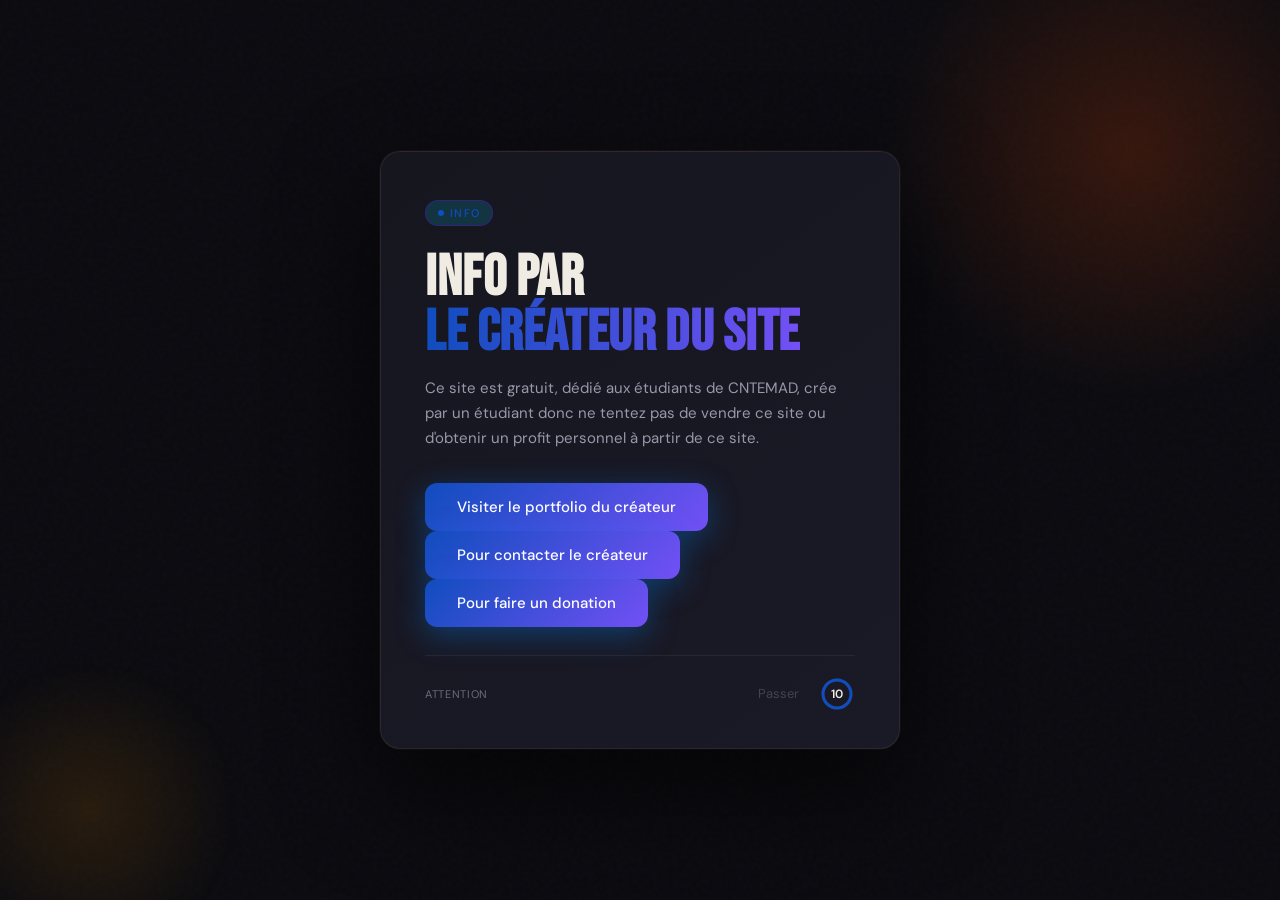
<file: index.html>
<!DOCTYPE html>
<html lang="fr">
<head>
<meta charset="UTF-8">
<meta name="viewport" content="width=device-width, initial-scale=1.0">
<title>Mon Site</title>
<link href="https://fonts.googleapis.com/css2?family=Bebas+Neue&family=DM+Sans:wght@300;400;500&display=swap" rel="stylesheet">
<style>
  *, *::before, *::after { box-sizing: border-box; margin: 0; padding: 0; }

  :root {
    --ad-bg: #0a0a0f;
    --accent: #104dbe;
    --accent2: #7350f5;
    --text: #f0ece4;
    --muted: #6b6b7a;
  }

  body {
    font-family: 'DM Sans', sans-serif;
    background: #111118;
    color: var(--text);
    overflow: hidden;
  }

  /* ── OVERLAY PUBLICITAIRE ── */
  #ad-overlay {
    position: fixed;
    inset: 0;
    z-index: 9999;
    display: flex;
    align-items: center;
    justify-content: center;
    background: var(--ad-bg);
    transition: opacity 0.6s ease, transform 0.6s ease;
  }

  #ad-overlay.hide {
    opacity: 0;
    transform: scale(1.04);
    pointer-events: none;
  }

  /* Grain texture */
  #ad-overlay::before {
    content: '';
    position: absolute;
    inset: 0;
    background-image: url("data:image/svg+xml,%3Csvg viewBox='0 0 200 200' xmlns='http://www.w3.org/2000/svg'%3E%3Cfilter id='n'%3E%3CfeTurbulence type='fractalNoise' baseFrequency='0.9' numOctaves='4' stitchTiles='stitch'/%3E%3C/filter%3E%3Crect width='100%25' height='100%25' filter='url(%23n)' opacity='0.06'/%3E%3C/svg%3E");
    opacity: 0.4;
    pointer-events: none;
  }

  /* Glow accent */
  .ad-glow {
    position: absolute;
    width: 500px; height: 500px;
    border-radius: 50%;
    background: radial-gradient(circle, rgba(255,77,0,0.18) 0%, transparent 70%);
    top: -100px; right: -100px;
    pointer-events: none;
  }
  .ad-glow2 {
    position: absolute;
    width: 300px; height: 300px;
    border-radius: 50%;
    background: radial-gradient(circle, rgba(255,149,0,0.12) 0%, transparent 70%);
    bottom: -60px; left: -60px;
    pointer-events: none;
  }

  .ad-card {
    position: relative;
    width: min(520px, 92vw);
    background: linear-gradient(145deg, #16161f, #1a1a27);
    border: 1px solid rgba(255,255,255,0.07);
    border-radius: 20px;
    padding: 48px 44px 36px;
    box-shadow: 0 40px 100px rgba(0,0,0,0.6), 0 0 0 1px rgba(255,77,0,0.08);
    animation: cardIn 0.7s cubic-bezier(0.22,1,0.36,1) both;
  }

  @keyframes cardIn {
    from { opacity: 0; transform: translateY(30px) scale(0.96); }
    to   { opacity: 1; transform: translateY(0) scale(1); }
  }

  .ad-badge {
    display: inline-flex;
    align-items: center;
    gap: 6px;
    background: rgba(0, 217, 255, 0.15);
    border: 1px solid rgba(119, 0, 255, 0.3);
    color: var(--accent);
    font-size: 11px;
    font-weight: 500;
    letter-spacing: 0.12em;
    text-transform: uppercase;
    padding: 5px 12px;
    border-radius: 100px;
    margin-bottom: 24px;
    animation: fadeUp 0.6s 0.15s both;
  }
  .ad-badge::before {
    content: '';
    width: 6px; height: 6px;
    border-radius: 50%;
    background: var(--accent);
    animation: pulse 1.5s infinite;
  }
  @keyframes pulse {
    0%,100% { opacity: 1; transform: scale(1); }
    50% { opacity: 0.4; transform: scale(0.7); }
  }

  .ad-title {
    font-family: 'Bebas Neue', sans-serif;
    font-size: clamp(38px, 8vw, 58px);
    line-height: 0.95;
    letter-spacing: 0.01em;
    margin-bottom: 16px;
    animation: fadeUp 0.6s 0.25s both;
  }
  .ad-title span {
    background: linear-gradient(90deg, var(--accent), var(--accent2));
    -webkit-background-clip: text;
    -webkit-text-fill-color: transparent;
    background-clip: text;
  }

  .ad-desc {
    font-size: 15px;
    color: #9898aa;
    line-height: 1.65;
    margin-bottom: 32px;
    animation: fadeUp 0.6s 0.35s both;
  }

  .ad-cta {
    display: inline-block;
    background: linear-gradient(135deg, var(--accent), var(--accent2));
    color: #fff;
    font-family: 'DM Sans', sans-serif;
    font-weight: 500;
    font-size: 15px;
    padding: 14px 32px;
    border-radius: 12px;
    text-decoration: none;
    cursor: pointer;
    border: none;
    box-shadow: 0 8px 30px rgba(3, 128, 245, 0.35);
    transition: transform 0.2s, box-shadow 0.2s;
    animation: fadeUp 0.6s 0.45s both;
  }
  .ad-cta:hover {
    transform: translateY(-2px);
    box-shadow: 0 12px 40px rgba(55, 0, 255, 0.5);
  }

  /* Compteur */
  .ad-footer {
    display: flex;
    align-items: center;
    justify-content: space-between;
    margin-top: 28px;
    padding-top: 20px;
    border-top: 1px solid rgba(255,255,255,0.06);
    animation: fadeUp 0.6s 0.55s both;
  }

  #skip-btn {
    background: none;
    border: none;
    color: var(--muted);
    font-family: 'DM Sans', sans-serif;
    font-size: 13px;
    cursor: pointer;
    padding: 6px 10px;
    border-radius: 8px;
    transition: color 0.2s, background 0.2s;
    display: flex;
    align-items: center;
    gap: 6px;
  }
  #skip-btn:not(:disabled):hover {
    color: var(--text);
    background: rgba(255,255,255,0.06);
  }
  #skip-btn:disabled { cursor: default; opacity: 0.5; }

  #countdown-ring {
    width: 36px; height: 36px;
    flex-shrink: 0;
  }
  #countdown-ring circle {
    fill: none;
    stroke-width: 3;
    stroke-linecap: round;
  }
  #ring-bg { stroke: rgba(255,255,255,0.08); }
  #ring-fill {
    stroke: var(--accent);
    stroke-dasharray: 88;
    stroke-dashoffset: 0;
    transform: rotate(-90deg);
    transform-origin: 50% 50%;
    transition: stroke-dashoffset 0.9s linear;
  }
  #countdown-num {
    position: absolute;
    font-size: 12px;
    font-weight: 600;
    color: var(--text);
  }
  .ring-wrap {
    position: relative;
    display: flex;
    align-items: center;
    justify-content: center;
  }
  #countdown-num { position: absolute; }

  .ad-sponsor {
    font-size: 11px;
    color: var(--muted);
    letter-spacing: 0.06em;
    text-transform: uppercase;
  }

  @keyframes fadeUp {
    from { opacity: 0; transform: translateY(14px); }
    to   { opacity: 1; transform: translateY(0); }
  }

  /* ── SITE PRINCIPAL ── */
  #main-site {
    min-height: 100vh;
    display: flex;
    flex-direction: column;
    align-items: center;
    justify-content: center;
    gap: 12px;
    opacity: 0;
    transition: opacity 0.8s 0.3s ease;
  }
  #main-site.show { opacity: 1; }
  #main-site h1 {
    font-family: 'Bebas Neue', sans-serif;
    font-size: 48px;
    letter-spacing: 0.04em;
  }
  #main-site p { color: #666; font-size: 16px; }
</style>
</head>
<body>

<!-- ══ PUBLICITÉ / SPLASH ══ -->
<div id="ad-overlay">
  <div class="ad-glow"></div>
  <div class="ad-glow2"></div>

  <div class="ad-card">
    <div class="ad-badge">Info</div>

    <h2 class="ad-title">
      info par<br><span>le créateur du site</span>
    </h2>

    <p class="ad-desc">
      Ce site est gratuit, dédié aux étudiants de CNTEMAD, crée par un étudiant donc ne tentez pas de vendre ce site ou d'obtenir un profit personnel à partir de ce site.
    </p>

    <a href="https://niriana34.github.io/portfolio-niriana/"><button class="ad-cta" onclick="closeAd()">Visiter le portfolio du créateur</button></a><br>
    <a href="https://wa.me/+261384513912?text=Bonjour Niriana%2C Je voudrais collaborer avec vous"><button class="ad-cta" onclick="closeAd()">Pour contacter le créateur</button></a>
     <a href="tel: %23111*1*2*0381170244%23"><button class="ad-cta" onclick="closeAd()">Pour faire un donation</button></a>
    <div class="ad-footer">
      <span class="ad-sponsor">Attention</span>

      <div style="display:flex; align-items:center; gap:10px;">
        <button id="skip-btn" disabled onclick="closeAd()">
          Passer
        </button>
        <div class="ring-wrap">
          <svg id="countdown-ring" viewBox="0 0 36 36">
            <circle class="ring-bg" id="ring-bg" cx="18" cy="18" r="14"/>
            <circle id="ring-fill" cx="18" cy="18" r="14"/>
          </svg>
          <span id="countdown-num">10</span>
        </div>
      </div>
    </div>
  </div>
</div>

<!-- ══ SITE PRINCIPAL ══ -->
<div id="main-site">
  <h1>Bienvenue sur mon site 🎮</h1>
  <p>La publicité est terminée — contenu principal chargé.</p>
</div>

<script>
  const DURATION = 10; // secondes avant pouvoir skip
  let remaining = DURATION;

  const skipBtn   = document.getElementById('skip-btn');
  const ringFill  = document.getElementById('ring-fill');
  const num       = document.getElementById('countdown-num');
  const circumf   = 2 * Math.PI * 14; // ≈ 87.96

  ringFill.style.strokeDasharray  = circumf;
  ringFill.style.strokeDashoffset = 0;

  // Tick chaque seconde
  const timer = setInterval(() => {
    remaining--;
    num.textContent = remaining;

    // Anneau qui se vide
    const progress = remaining / DURATION;           // 1 → 0
    ringFill.style.strokeDashoffset = circumf * (1 - progress);

    if (remaining <= 0) {
      clearInterval(timer);
      skipBtn.disabled = false;
      skipBtn.innerHTML = 'Passer <span style="opacity:.6">›</span>';
      num.textContent = '✓';
      ringFill.style.stroke = '#4caf50';
    }
  }, 1000);

  function closeAd() {
    const overlay = document.getElementById('ad-overlay');
    const site    = document.getElementById('main-site');

    overlay.classList.add('hide');
    setTimeout(() => {
      overlay.style.display = 'none';
      site.classList.add('show');
    }, 650);

  window.location.href = 'acceuil.html';
  }
</script>
</body>
</html>
</file>
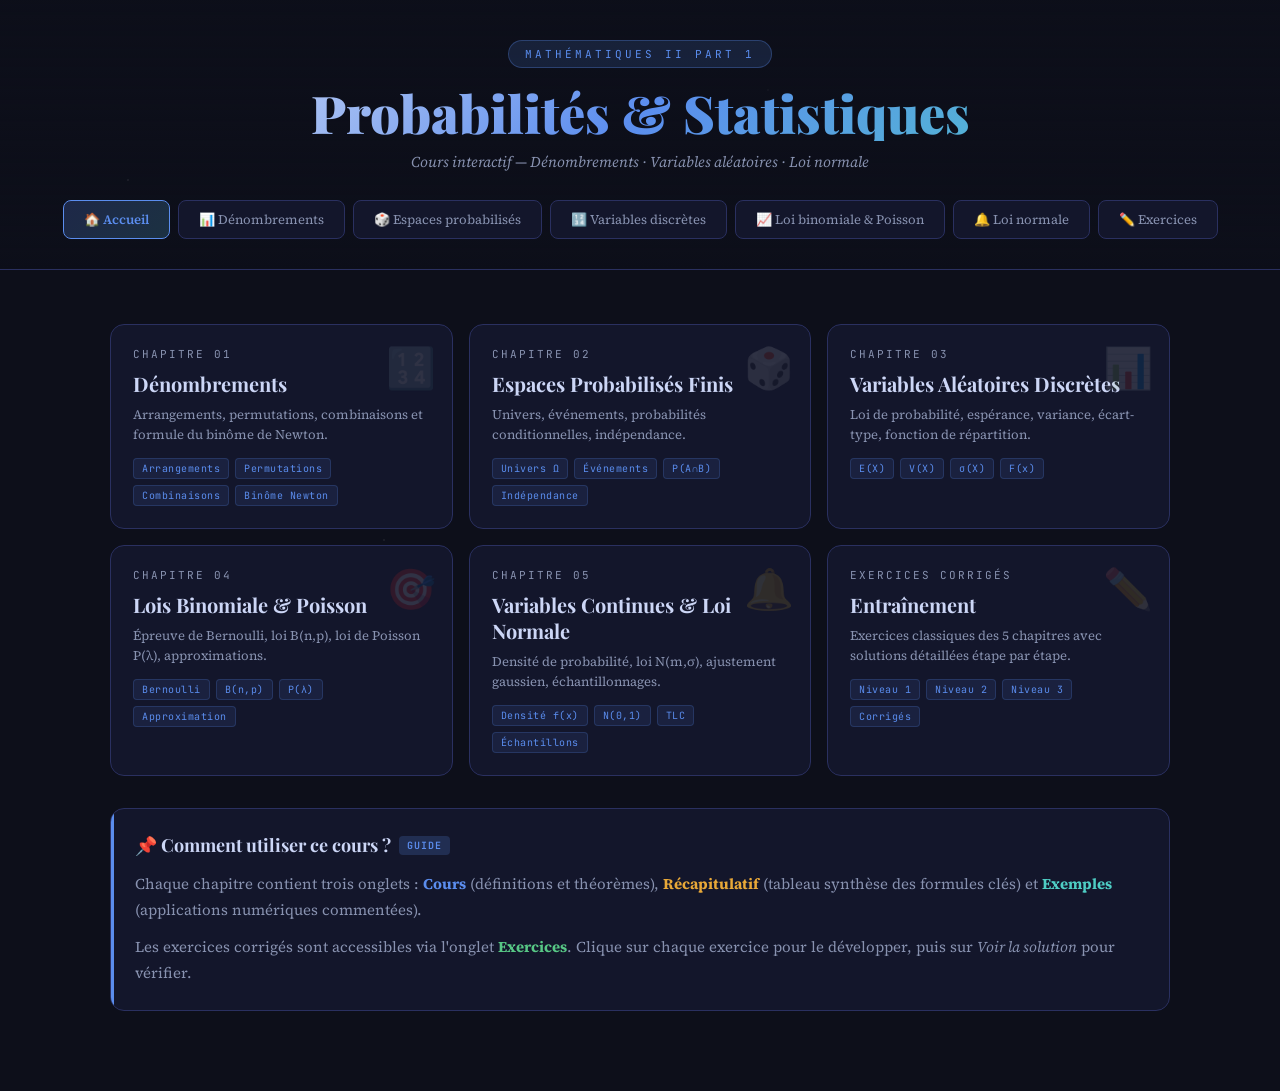
<file: EC01.html>
<!DOCTYPE html>
<html lang="fr">
<head>
<meta charset="UTF-8">
<meta name="viewport" content="width=device-width, initial-scale=1.0">
<title>Mathématiques III — Cours Interactif</title>
<link href="https://fonts.googleapis.com/css2?family=Playfair+Display:wght@400;700;900&family=JetBrains+Mono:wght@400;600&family=Source+Serif+4:wght@300;400;600&display=swap" rel="stylesheet">
<link rel="stylesheet" href="style2.css">
<script src="script2.js" defer></script>
</head>
<body>

<header>
  <div class="header-badge">Mathématiques II Part 1</div>
  <h1>Probabilités &amp; Statistiques</h1>
  <p>Cours interactif — Dénombrements · Variables aléatoires · Loi normale</p>
  <nav class="chapter-nav">
    <button class="chapter-btn active" onclick="showSection('home')" data-sec="home"><span>🏠 Accueil</span></button>
    <button class="chapter-btn" onclick="showSection('ch1')" data-sec="ch1"><span>📊 Dénombrements</span></button>
    <button class="chapter-btn" onclick="showSection('ch2')" data-sec="ch2"><span>🎲 Espaces probabilisés</span></button>
    <button class="chapter-btn" onclick="showSection('ch3')" data-sec="ch3"><span>🔢 Variables discrètes</span></button>
    <button class="chapter-btn" onclick="showSection('ch4')" data-sec="ch4"><span>📈 Loi binomiale &amp; Poisson</span></button>
    <button class="chapter-btn" onclick="showSection('ch5')" data-sec="ch5"><span>🔔 Loi normale</span></button>
    <button class="chapter-btn" onclick="showSection('ex')" data-sec="ex"><span>✏️ Exercices</span></button>
  </nav>
</header>

<div class="app">

<!-- HOME -->
<div id="home" class="section active">
  <div class="section-spacer"></div>
  <div class="overview-grid">
    <div class="overview-card" onclick="showSection('ch1')">
      <div class="big-icon">🔢</div>
      <div class="num">Chapitre 01</div>
      <h3>Dénombrements</h3>
      <p>Arrangements, permutations, combinaisons et formule du binôme de Newton.</p>
      <div class="topics">
        <span class="topic-chip">Arrangements</span>
        <span class="topic-chip">Permutations</span>
        <span class="topic-chip">Combinaisons</span>
        <span class="topic-chip">Binôme Newton</span>
      </div>
    </div>
    <div class="overview-card" onclick="showSection('ch2')">
      <div class="big-icon">🎲</div>
      <div class="num">Chapitre 02</div>
      <h3>Espaces Probabilisés Finis</h3>
      <p>Univers, événements, probabilités conditionnelles, indépendance.</p>
      <div class="topics">
        <span class="topic-chip">Univers Ω</span>
        <span class="topic-chip">Événements</span>
        <span class="topic-chip">P(A∩B)</span>
        <span class="topic-chip">Indépendance</span>
      </div>
    </div>
    <div class="overview-card" onclick="showSection('ch3')">
      <div class="big-icon">📊</div>
      <div class="num">Chapitre 03</div>
      <h3>Variables Aléatoires Discrètes</h3>
      <p>Loi de probabilité, espérance, variance, écart-type, fonction de répartition.</p>
      <div class="topics">
        <span class="topic-chip">E(X)</span>
        <span class="topic-chip">V(X)</span>
        <span class="topic-chip">σ(X)</span>
        <span class="topic-chip">F(x)</span>
      </div>
    </div>
    <div class="overview-card" onclick="showSection('ch4')">
      <div class="big-icon">🎯</div>
      <div class="num">Chapitre 04</div>
      <h3>Lois Binomiale &amp; Poisson</h3>
      <p>Épreuve de Bernoulli, loi B(n,p), loi de Poisson P(λ), approximations.</p>
      <div class="topics">
        <span class="topic-chip">Bernoulli</span>
        <span class="topic-chip">B(n,p)</span>
        <span class="topic-chip">P(λ)</span>
        <span class="topic-chip">Approximation</span>
      </div>
    </div>
    <div class="overview-card" onclick="showSection('ch5')">
      <div class="big-icon">🔔</div>
      <div class="num">Chapitre 05</div>
      <h3>Variables Continues &amp; Loi Normale</h3>
      <p>Densité de probabilité, loi N(m,σ), ajustement gaussien, échantillonnages.</p>
      <div class="topics">
        <span class="topic-chip">Densité f(x)</span>
        <span class="topic-chip">N(0,1)</span>
        <span class="topic-chip">TLC</span>
        <span class="topic-chip">Échantillons</span>
      </div>
    </div>
    <div class="overview-card" onclick="showSection('ex')">
      <div class="big-icon">✏️</div>
      <div class="num">Exercices corrigés</div>
      <h3>Entraînement</h3>
      <p>Exercices classiques des 5 chapitres avec solutions détaillées étape par étape.</p>
      <div class="topics">
        <span class="topic-chip">Niveau 1</span>
        <span class="topic-chip">Niveau 2</span>
        <span class="topic-chip">Niveau 3</span>
        <span class="topic-chip">Corrigés</span>
      </div>
    </div>
  </div>

  <div class="card blue">
    <h3>📌 Comment utiliser ce cours ? <span class="tag def">GUIDE</span></h3>
    <p>Chaque chapitre contient trois onglets : <strong style="color:var(--accent1)">Cours</strong> (définitions et théorèmes), <strong style="color:var(--accent2)">Récapitulatif</strong> (tableau synthèse des formules clés) et <strong style="color:var(--accent3)">Exemples</strong> (applications numériques commentées).</p>
    <p>Les exercices corrigés sont accessibles via l'onglet <strong style="color:var(--success)">Exercices</strong>. Clique sur chaque exercice pour le développer, puis sur <em>Voir la solution</em> pour vérifier.</p>
  </div>
</div>

<!-- CH1: DÉNOMBREMENTS -->
<div id="ch1" class="section">
  <div class="section-title">
    <div class="section-icon" style="background:rgba(91,141,238,0.15);">🔢</div>
    <div>
      <h2>Dénombrements</h2>
      <p>Compter les éléments d'un ensemble vérifiant une propriété</p>
    </div>
  </div>

  <div class="tabs">
    <button class="tab active" onclick="switchTab(this,'ch1','cours')">📖 Cours</button>
    <button class="tab" onclick="switchTab(this,'ch1','recap')">📋 Récapitulatif</button>
    <button class="tab" onclick="switchTab(this,'ch1','exemples')">🔍 Exemples</button>
  </div>

  <div id="ch1-cours">
    <div class="card blue">
      <h3>Principe fondamental <span class="tag def">DEF</span></h3>
      <p>Avant de compter, toujours se poser la question : <strong style="color:var(--accent2)">l'ordre intervient-il ?</strong></p>
      <div class="info-grid">
        <div class="info-box">
          <div class="label">OUI, l'ordre compte</div>
          <div class="value" style="color:var(--accent2)">Arrangement</div>
          <div class="sub">Désignation de postes distincts, tirages successifs sans remise</div>
        </div>
        <div class="info-box">
          <div class="label">NON, l'ordre ne compte pas</div>
          <div class="value" style="color:var(--accent3)">Combinaison</div>
          <div class="sub">Choix d'un sous-ensemble (personnes, cartes, boules...)</div>
        </div>
      </div>
    </div>

    <div class="card gold">
      <h3>Arrangements <span class="tag def">DEF</span></h3>
      <p>Un arrangement d'ordre p parmi n éléments est un sous-ensemble <em>ordonné</em> de p éléments pris parmi n.</p>
      <div class="formula">A<sup>p</sup><sub>n</sub> = n × (n−1) × (n−2) × … × (n−p+1) = n! / (n−p)!</div>
      <div class="highlight"><strong>Cas particulier — Permutations :</strong> Quand p = n (on ordonne tous les éléments) :<br>P<sub>n</sub> = A<sup>n</sup><sub>n</sub> = n!</div>
    </div>

    <div class="card teal">
      <h3>Combinaisons <span class="tag def">DEF</span></h3>
      <p>Une combinaison d'ordre p parmi n éléments est un sous-ensemble <em>non ordonné</em> de p éléments.</p>
      <div class="formula">C<sup>p</sup><sub>n</sub> = A<sup>p</sup><sub>n</sub> / p! = n! / [p! × (n−p)!]</div>
      <p>On dit aussi : « p parmi n » ou coefficient binomial. Propriétés utiles :</p>
      <ul class="concept-list">
        <li>C<sup>0</sup><sub>n</sub> = C<sup>n</sup><sub>n</sub> = 1</li>
        <li>C<sup>p</sup><sub>n</sub> = C<sup>n−p</sup><sub>n</sub> (symétrie)</li>
        <li>C<sup>p</sup><sub>n</sub> + C<sup>p+1</sup><sub>n</sub> = C<sup>p+1</sup><sub>n+1</sub> (triangle de Pascal)</li>
      </ul>
    </div>

    <div class="card red">
      <h3>Formule du binôme de Newton <span class="tag thm">THM</span></h3>
      <div class="formula">(a+b)<sup>n</sup> = Σ<sub>p=0→n</sub> C<sup>p</sup><sub>n</sub> · a<sup>n−p</sup> · b<sup>p</sup></div>
      <p>Cas particulier : en posant a = b = 1 → <span class="mono">2<sup>n</sup> = Σ C<sup>p</sup><sub>n</sub></span> (somme de tous les coefficients binomiaux de la ligne n).</p>
    </div>
  </div>

  <div id="ch1-recap" style="display:none">
    <div class="card blue">
      <h3>📋 Tableau de synthèse — Dénombrements</h3>
      <table class="recap-table">
        <tr><th>Notion</th><th>Formule</th><th>Quand l'utiliser</th></tr>
        <tr><td>Arrangement A<sup>p</sup><sub>n</sub></td><td class="mono">n!/(n−p)!</td><td>Sous-ensemble ordonné, postes distincts</td></tr>
        <tr><td>Permutation P<sub>n</sub></td><td class="mono">n!</td><td>Ordonner tous les éléments</td></tr>
        <tr><td>Combinaison C<sup>p</sup><sub>n</sub></td><td class="mono">n!/[p!(n−p)!]</td><td>Sous-ensemble non ordonné, tirage simultané</td></tr>
        <tr><td>Produit de combinaisons</td><td class="mono">C<sup>a</sup><sub>n</sub> × C<sup>b</sup><sub>m</sub></td><td>Choisir a dans un groupe ET b dans un autre</td></tr>
        <tr><td>Binôme de Newton</td><td class="mono">Σ C<sup>p</sup><sub>n</sub>·a<sup>n-p</sup>·b<sup>p</sup></td><td>Développer (a+b)<sup>n</sup></td></tr>
      </table>
    </div>
    <div class="card gold">
      <h3>⚡ Règle de décision rapide</h3>
      <div class="highlight">
        <strong>→ Rangement, désignation, tirage successif sans remise :</strong> Arrangement<br>
        <strong>→ Ordonner tous les éléments :</strong> Permutation<br>
        <strong>→ Choisir un groupe sans se soucier de l'ordre :</strong> Combinaison<br>
        <strong>→ Choisir dans deux groupes distincts :</strong> Produit de combinaisons
      </div>
    </div>
  </div>

  <div id="ch1-exemples" style="display:none">
    <div class="card green">
      <h3>Exemple 1 — Bureau de 27 personnes <span class="tag ex">EX</span></h3>
      <p>Combien de façons de choisir un président, vice-président, secrétaire et trésorier parmi 27 personnes ?</p>
      <div class="highlight">L'ordre intervient (4 postes distincts) → Arrangement A<sup>4</sup><sub>27</sub></div>
      <div class="formula">N = A<sup>4</sup><sub>27</sub> = 27 × 26 × 25 × 24 = <strong style="color:var(--accent2)">421 000</strong></div>
    </div>
    <div class="card green">
      <h3>Exemple 2 — Jeu de 32 cartes <span class="tag ex">EX</span></h3>
      <p>Combien de jeux de 5 cartes peut-on former dans un jeu de 32 cartes ?</p>
      <div class="highlight">L'ordre n'intervient pas → Combinaison C<sup>5</sup><sub>32</sub></div>
      <div class="formula">C<sup>5</sup><sub>32</sub> = (32×31×30×29×28)/(5×4×3×2×1) = <strong style="color:var(--accent2)">201 376</strong></div>
    </div>
    <div class="card green">
      <h3>Exemple 3 — 5 chiffres avec {1,2,3,4,5} <span class="tag ex">EX</span></h3>
      <p>Combien de nombres à 5 chiffres distincts peut-on former avec {1,2,3,4,5} ?</p>
      <div class="highlight">On ordonne tous les 5 éléments → Permutation P<sub>5</sub></div>
      <div class="formula">N = P<sub>5</sub> = 5! = 5×4×3×2×1 = <strong style="color:var(--accent2)">120</strong></div>
    </div>
  </div>
</div>

<!-- CH2: ESPACES PROBABILISÉS -->
<div id="ch2" class="section">
  <div class="section-title">
    <div class="section-icon" style="background:rgba(232,168,56,0.15);">🎲</div>
    <div>
      <h2>Espaces Probabilisés Finis</h2>
      <p>Univers, événements, probabilités et leurs propriétés</p>
    </div>
  </div>

  <div class="tabs">
    <button class="tab active" onclick="switchTab(this,'ch2','cours')">📖 Cours</button>
    <button class="tab" onclick="switchTab(this,'ch2','recap')">📋 Récapitulatif</button>
    <button class="tab" onclick="switchTab(this,'ch2','exemples')">🔍 Exemples</button>
  </div>

  <div id="ch2-cours">
    <div class="card blue">
      <h3>Vocabulaire fondamental <span class="tag def">DEF</span></h3>
      <ul class="concept-list">
        <li><strong style="color:var(--text3)">Univers Ω</strong> : ensemble de tous les résultats possibles d'une expérience aléatoire.</li>
        <li><strong style="color:var(--text3)">Événement</strong> : toute partie (sous-ensemble) de Ω. Noté P(Ω) l'ensemble de tous les événements.</li>
        <li><strong style="color:var(--text3)">Événement élémentaire</strong> : événement à un seul élément {ω}.</li>
        <li><strong style="color:var(--text3)">Événement impossible</strong> : ∅ (ensemble vide).</li>
        <li><strong style="color:var(--text3)">Événement certain</strong> : Ω lui-même.</li>
        <li><strong style="color:var(--text3)">Événement contraire de A</strong> : Ā = Ω \ A (complémentaire de A).</li>
      </ul>
    </div>

    <div class="card gold">
      <h3>Opérations sur les événements <span class="tag prop">PROP</span></h3>
      <div class="two-col">
        <div class="info-box">
          <div class="label">A ou B</div>
          <div class="value" style="font-size:18px; color:var(--accent1)">A ∪ B</div>
          <div class="sub">Au moins l'un des deux est réalisé</div>
        </div>
        <div class="info-box">
          <div class="label">A et B</div>
          <div class="value" style="font-size:18px; color:var(--accent3)">A ∩ B</div>
          <div class="sub">Les deux sont réalisés simultanément</div>
        </div>
      </div>
      <div class="highlight">
        <strong>Événements incompatibles :</strong> A et B sont incompatibles si et seulement si A ∩ B = ∅<br>
        <strong>Lois de De Morgan :</strong> <span class="mono">Ā∪B̄ = Ā∩B̄</span> et <span class="mono">Ā∩B̄ = Ā∪B̄</span>
      </div>
    </div>

    <div class="card teal">
      <h3>Définition d'une probabilité <span class="tag def">DEF</span></h3>
      <p>Une probabilité sur Ω est une application P : P(Ω) → [0,1] vérifiant :</p>
      <ul class="concept-list">
        <li>P(Ω) = 1</li>
        <li>Si A ∩ B = ∅ alors P(A ∪ B) = P(A) + P(B)</li>
      </ul>
      <div class="formula">P(Ā) = 1 − P(A) &nbsp;|&nbsp; P(∅) = 0</div>
    </div>

    <div class="card blue">
      <h3>Équiprobabilité <span class="tag thm">THM</span></h3>
      <p>Si tous les événements élémentaires ont la même probabilité (univers fini de cardinal n) :</p>
      <div class="formula">P({ωᵢ}) = 1/n &nbsp;&nbsp;et&nbsp;&nbsp; P(A) = card(A) / card(Ω) = <strong>cas favorables / cas possibles</strong></div>
    </div>

    <div class="card gold">
      <h3>Théorème général — P(A∪B) <span class="tag thm">THM</span></h3>
      <div class="formula">P(A ∪ B) = P(A) + P(B) − P(A ∩ B)</div>
      <p>Si A et B sont incompatibles (A ∩ B = ∅), on retrouve P(A ∪ B) = P(A) + P(B).</p>
    </div>

    <div class="card red">
      <h3>Probabilité conditionnelle <span class="tag def">DEF</span></h3>
      <p>La probabilité de B sachant que A est réalisé (P(A) ≠ 0) :</p>
      <div class="formula">P<sub>A</sub>(B) = P(A ∩ B) / P(A)</div>
      <div class="highlight"><strong>Formule des probabilités composées :</strong> P(A ∩ B) = P(A) × P<sub>A</sub>(B)</div>
    </div>

    <div class="card teal">
      <h3>Événements indépendants <span class="tag def">DEF</span></h3>
      <p>A et B sont indépendants si et seulement si :</p>
      <div class="formula">P(A ∩ B) = P(A) × P(B)</div>
      <p>Conséquence : si A et B sont indépendants, alors P<sub>A</sub>(B) = P(B). La réalisation de A n'influe pas sur B.</p>
    </div>
  </div>

  <div id="ch2-recap" style="display:none">
    <div class="card blue">
      <h3>📋 Formules essentielles — Probabilités</h3>
      <table class="recap-table">
        <tr><th>Propriété</th><th>Formule</th></tr>
        <tr><td>Événement contraire</td><td class="mono">P(Ā) = 1 − P(A)</td></tr>
        <tr><td>Événement impossible</td><td class="mono">P(∅) = 0</td></tr>
        <tr><td>Événement certain</td><td class="mono">P(Ω) = 1</td></tr>
        <tr><td>Union (cas général)</td><td class="mono">P(A∪B) = P(A)+P(B)−P(A∩B)</td></tr>
        <tr><td>Union incompatibles</td><td class="mono">P(A∪B) = P(A)+P(B)</td></tr>
        <tr><td>Prob. conditionnelle</td><td class="mono">P_A(B) = P(A∩B)/P(A)</td></tr>
        <tr><td>Probabilité composée</td><td class="mono">P(A∩B) = P(A)·P_A(B)</td></tr>
        <tr><td>Indépendance</td><td class="mono">P(A∩B) = P(A)·P(B)</td></tr>
        <tr><td>Équiprobabilité</td><td class="mono">P(A) = card(A)/card(Ω)</td></tr>
      </table>
    </div>
  </div>

  <div id="ch2-exemples" style="display:none">
    <div class="card green">
      <h3>Exemple — Jeu de cartes (tirage simultan) <span class="tag ex">EX</span></h3>
      <p>Jeu de 32 cartes, on tire 4 cartes. Calculer P("2 rois et 2 valets tirés").</p>
      <div class="formula">card(Ω) = C<sup>4</sup><sub>32</sub> = 35 960</div>
      <p>card(A) = C<sup>2</sup><sub>4</sub> × C<sup>2</sup><sub>4</sub> = 6 × 6 = 36</p>
      <div class="formula">P(A) = 36/35960 = 9/8990 ≈ 0,001</div>
    </div>
    <div class="card green">
      <h3>Exemple — Urne, tirages successifs sans remise <span class="tag ex">EX</span></h3>
      <p>Urne : 5 boules rouges, 3 boules noires. Prob. d'obtenir 2 boules rouges successives ?</p>
      <div class="formula">P(A₁∩A₂) = P(A₁)×P<sub>A₁</sub>(A₂) = (5/8)×(4/7) = 20/56 = 5/14 ≈ 0,357</div>
    </div>
  </div>
</div>

<!-- CH3: VARIABLES ALÉATOIRES DISCRÈTES -->
<div id="ch3" class="section">
  <div class="section-title">
    <div class="section-icon" style="background:rgba(78,205,196,0.15);">📊</div>
    <div>
      <h2>Variables Aléatoires Discrètes</h2>
      <p>Loi de probabilité, espérance, variance, fonction de répartition</p>
    </div>
  </div>

  <div class="tabs">
    <button class="tab active" onclick="switchTab(this,'ch3','cours')">📖 Cours</button>
    <button class="tab" onclick="switchTab(this,'ch3','recap')">📋 Récapitulatif</button>
    <button class="tab" onclick="switchTab(this,'ch3','exemples')">🔍 Exemples</button>
  </div>

  <div id="ch3-cours">
    <div class="card blue">
      <h3>Variable aléatoire <span class="tag def">DEF</span></h3>
      <p>Une variable aléatoire X est une application de Ω dans ℝ : à chaque résultat ω on associe un nombre réel X(ω).</p>
      <div class="highlight"><strong>Discrète d'ordre fini</strong> : X prend un nombre fini de valeurs x₁, x₂, …, xₙ, avec pᵢ = P(X = xᵢ).</div>
    </div>

    <div class="card gold">
      <h3>Espérance mathématique <span class="tag def">DEF</span></h3>
      <p>Analogue de la moyenne statistique pondérée par les probabilités :</p>
      <div class="formula">E(X) = Σ pᵢ · xᵢ = Σ xᵢ · P(X = xᵢ)</div>
      <p><strong>Propriétés :</strong></p>
      <ul class="concept-list">
        <li>E(aX + b) = a·E(X) + b</li>
        <li>E(X + Y) = E(X) + E(Y)</li>
        <li>Si X et Y indépendantes : E(X·Y) = E(X) × E(Y)</li>
      </ul>
    </div>

    <div class="card teal">
      <h3>Variance et écart-type <span class="tag def">DEF</span></h3>
      <div class="formula">V(X) = E[(X−E(X))²] = E(X²) − [E(X)]²</div>
      <div class="formula">σ(X) = √V(X)</div>
      <p><strong>Propriétés :</strong></p>
      <ul class="concept-list">
        <li>V(aX + b) = a²·V(X)</li>
        <li>Si X, Y indépendantes : V(X±Y) = V(X) + V(Y)</li>
      </ul>
    </div>

    <div class="card red">
      <h3>Fonction de répartition <span class="tag def">DEF</span></h3>
      <p>F(x) = P(X ≤ x). C'est une fonction en escalier croissante pour les variables discrètes.</p>
      <ul class="concept-list">
        <li>F(x) = 0 pour x &lt; min des valeurs de X</li>
        <li>F(x) = 1 pour x ≥ max des valeurs de X</li>
        <li>P(a &lt; X ≤ b) = F(b) − F(a)</li>
        <li>P(X ≥ a) = 1 − F(a⁻) = 1 − P(X &lt; a)</li>
      </ul>
    </div>
  </div>

  <div id="ch3-recap" style="display:none">
    <div class="card blue">
      <h3>📋 Synthèse — Variables aléatoires</h3>
      <table class="recap-table">
        <tr><th>Grandeur</th><th>Formule</th><th>Analogue statistique</th></tr>
        <tr><td>Espérance E(X)</td><td class="mono">Σ xᵢ·pᵢ</td><td>Moyenne x̄</td></tr>
        <tr><td>Variance V(X)</td><td class="mono">E(X²) − [E(X)]²</td><td>Variance s²</td></tr>
        <tr><td>Écart-type σ(X)</td><td class="mono">√V(X)</td><td>Écart-type s</td></tr>
        <tr><td>Répartition F(x)</td><td class="mono">P(X ≤ x)</td><td>Fréquence cumulée</td></tr>
        <tr><td>Variable centrée</td><td class="mono">Y = X − E(X)</td><td>—</td></tr>
        <tr><td>Variable réduite</td><td class="mono">Y = X/σ(X)</td><td>—</td></tr>
        <tr><td>Variable centrée réduite</td><td class="mono">Y = (X−E(X))/σ(X)</td><td>Normée</td></tr>
      </table>
    </div>
  </div>

  <div id="ch3-exemples" style="display:none">
    <div class="card green">
      <h3>Exemple — Deux pièces de monnaie <span class="tag ex">EX</span></h3>
      <p>On lance 2 pièces non truquées. X = gain du joueur (10F par pile). Distribution :</p>
      <table class="recap-table">
        <tr><th>X</th><th>0</th><th>10</th><th>20</th></tr>
        <tr><td>P(X=x)</td><td class="mono">1/4</td><td class="mono">1/2</td><td class="mono">1/4</td></tr>
      </table>
      <div class="formula">E(X) = 0×(1/4) + 10×(1/2) + 20×(1/4) = 0 + 5 + 5 = <strong style="color:var(--accent2)">10</strong></div>
      <div class="formula">V(X) = E(X²) − [E(X)]² = (0+50+100) − 100 = <strong style="color:var(--accent2)">50</strong></div>
      <div class="formula">σ(X) = √50 ≈ <strong style="color:var(--accent2)">7,07</strong></div>
    </div>
  </div>
</div>

<!-- CH4: LOI BINOMIALE & POISSON -->
<div id="ch4" class="section">
  <div class="section-title">
    <div class="section-icon" style="background:rgba(255,107,107,0.15);">🎯</div>
    <div>
      <h2>Loi Binomiale &amp; Loi de Poisson</h2>
      <p>Variables aléatoires discrètes particulières</p>
    </div>
  </div>

  <div class="tabs">
    <button class="tab active" onclick="switchTab(this,'ch4','cours')">📖 Cours</button>
    <button class="tab" onclick="switchTab(this,'ch4','recap')">📋 Récapitulatif</button>
    <button class="tab" onclick="switchTab(this,'ch4','exemples')">🔍 Exemples</button>
  </div>

  <div id="ch4-cours">
    <div class="card blue">
      <h3>Épreuve de Bernoulli <span class="tag def">DEF</span></h3>
      <p>Une épreuve de Bernoulli est une épreuve à <strong style="color:var(--accent1)">deux issues seulement</strong> :</p>
      <div class="info-grid">
        <div class="info-box">
          <div class="label">Succès (résultat a)</div>
          <div class="value">P(a) = p</div>
        </div>
        <div class="info-box">
          <div class="label">Échec (résultat b)</div>
          <div class="value">P(b) = q = 1−p</div>
        </div>
      </div>
      <p style="margin-top:12px;">Exemples : pile/face, succès/échec examen, machine en panne/en marche, etc.</p>
    </div>

    <div class="card gold">
      <h3>Loi binomiale B(n,p) <span class="tag def">DEF</span></h3>
      <p>On répète <em>n</em> fois la même épreuve de Bernoulli de manière indépendante. X = nombre de succès.</p>
      <div class="formula">P(X = k) = C<sup>k</sup><sub>n</sub> · p<sup>k</sup> · (1−p)<sup>n−k</sup> &nbsp;&nbsp; k ∈ {0, 1, …, n}</div>
      <div class="info-grid">
        <div class="info-box"><div class="label">Espérance</div><div class="value">E(X) = np</div></div>
        <div class="info-box"><div class="label">Variance</div><div class="value">V(X) = npq</div></div>
        <div class="info-box"><div class="label">Écart-type</div><div class="value" style="font-size:16px;">σ = √(npq)</div></div>
      </div>
    </div>

    <div class="card teal">
      <h3>Loi de Poisson P(λ) <span class="tag def">DEF</span></h3>
      <p>X suit la loi de Poisson de paramètre λ &gt; 0 si :</p>
      <div class="formula">P(X = k) = e<sup>−λ</sup> · λ<sup>k</sup> / k! &nbsp;&nbsp; k ∈ ℕ</div>
      <div class="info-grid">
        <div class="info-box"><div class="label">Espérance</div><div class="value">E(X) = λ</div></div>
        <div class="info-box"><div class="label">Variance</div><div class="value">V(X) = λ</div></div>
        <div class="info-box"><div class="label">Écart-type</div><div class="value" style="font-size:16px;">σ = √λ</div></div>
      </div>
      <div class="highlight" style="margin-top:14px;">
        <strong>Champ d'application :</strong> Phénomènes où le futur est indépendant du passé : pannes de machines, appels téléphoniques, files d'attente, mortalité, sinistres...
      </div>
    </div>

    <div class="card red">
      <h3>Approximation B(n,p) ≈ P(λ) <span class="tag thm">THM</span></h3>
      <p>Quand n est grand, p proche de 0 et np pas trop grand, on peut approcher la loi binomiale par la loi de Poisson :</p>
      <div class="formula">B(n, p) ≈ P(λ) avec λ = n·p</div>
      <div class="highlight">
        <strong>Conditions pratiques :</strong> n ≥ 30 et p ≤ 0,1 et np &lt; 15<br>
        <em>ou</em> n ≥ 50 et p ≤ 0,1 et np ≤ 10
      </div>
    </div>
  </div>

  <div id="ch4-recap" style="display:none">
    <div class="card blue">
      <h3>📋 Comparaison des lois discrètes</h3>
      <table class="recap-table">
        <tr><th></th><th>B(n,p)</th><th>P(λ)</th></tr>
        <tr><td>Paramètres</td><td class="mono">n, p</td><td class="mono">λ</td></tr>
        <tr><td>P(X=k)</td><td class="mono">Cₙᵏ·pᵏ·qⁿ⁻ᵏ</td><td class="mono">e⁻λ·λᵏ/k!</td></tr>
        <tr><td>E(X)</td><td class="mono">np</td><td class="mono">λ</td></tr>
        <tr><td>V(X)</td><td class="mono">npq</td><td class="mono">λ</td></tr>
        <tr><td>σ(X)</td><td class="mono">√(npq)</td><td class="mono">√λ</td></tr>
        <tr><td>Domaine</td><td>k = 0,1,…,n (fini)</td><td>k = 0,1,2,… (infini)</td></tr>
        <tr><td>Approximation</td><td colspan="2" class="mono">B(n,p) ≈ P(np) si n≥30, p≤0,1</td></tr>
      </table>
    </div>
    <div class="card teal">
      <h3>Table Poisson λ = 5 (extrait)</h3>
      <div style="display:flex; gap:20px; flex-wrap:wrap;">
        <div class="poisson-table">
          <div class="pt-header">k</div><div class="pt-header">P(X=k)</div>
          <div class="pt-cell">0</div><div class="pt-cell">0,007</div>
          <div class="pt-cell">1</div><div class="pt-cell">0,034</div>
          <div class="pt-cell">2</div><div class="pt-cell">0,084</div>
          <div class="pt-cell">3</div><div class="pt-cell">0,140</div>
          <div class="pt-cell">4</div><div class="pt-cell">0,176</div>
          <div class="pt-cell">5</div><div class="pt-cell">0,176</div>
          <div class="pt-cell">6</div><div class="pt-cell">0,146</div>
          <div class="pt-cell">7</div><div class="pt-cell">0,104</div>
        </div>
      </div>
    </div>
  </div>

  <div id="ch4-exemples" style="display:none">
    <div class="card green">
      <h3>Exemple — Loi binomiale (examen) <span class="tag ex">EX</span></h3>
      <p>Prob. d'admission = 0,3. 5 candidats. P(aucun admis) = ?</p>
      <div class="formula">X ~ B(5 ; 0,3)</div>
      <div class="formula">P(X=0) = C⁰₅ · (0,3)⁰ · (0,7)⁵ = (0,7)⁵ ≈ <strong style="color:var(--accent2)">0,168</strong></div>
      <p>P(au moins 2 admis) = 1 − P(X=0) − P(X=1) = 1 − 0,168 − 0,360 ≈ <strong style="color:var(--accent2)">0,472</strong></p>
    </div>
    <div class="card green">
      <h3>Exemple — Loi de Poisson (guichet) <span class="tag ex">EX</span></h3>
      <p>En 10 minutes, 5 clients en moyenne arrivent à un guichet. Prob. d'avoir au moins 8 clients ?</p>
      <div class="formula">X ~ P(λ=5)</div>
      <div class="formula">P(X≥8) = 1 − P(X≤7) = 1 − 0,867 = <strong style="color:var(--accent2)">0,133</strong></div>
    </div>
    <div class="card green">
      <h3>Exemple — Approximation de Poisson <span class="tag ex">EX</span></h3>
      <p>Sur 10 000 pièces, 50 en moyenne sont défectueuses. Parmi 400 pièces, probabilité qu'une seule soit défectueuse ?</p>
      <div class="formula">p = 50/10000 = 0,005 ; n=400 → λ = 400×0,005 = 2</div>
      <div class="formula">P(X=1) = e⁻² × 2¹/1! = 2e⁻² ≈ <strong style="color:var(--accent2)">0,271</strong></div>
    </div>
  </div>
</div>

<!-- CH5: LOI NORMALE -->
<div id="ch5" class="section">
  <div class="section-title">
    <div class="section-icon" style="background:rgba(87,199,133,0.15);">🔔</div>
    <div>
      <h2>Variables Continues &amp; Loi Normale</h2>
      <p>Densité, loi de Gauss, ajustement, échantillonnages</p>
    </div>
  </div>

  <div class="tabs">
    <button class="tab active" onclick="switchTab(this,'ch5','cours')">📖 Cours</button>
    <button class="tab" onclick="switchTab(this,'ch5','recap')">📋 Récapitulatif</button>
    <button class="tab" onclick="switchTab(this,'ch5','exemples')">🔍 Exemples</button>
  </div>

  <div id="ch5-cours">
    <div class="card blue">
      <h3>Variable aléatoire continue <span class="tag def">DEF</span></h3>
      <p>X est continue si X&lt;Ω&gt; est un intervalle de ℝ. La probabilité d'un singleton est nulle : <span class="mono">P(X=x) = 0</span> pour tout x.</p>
      <div class="highlight"><strong>Conséquence :</strong> On ne caractérise plus X par des couples (xᵢ, pᵢ) mais par sa <strong>fonction de répartition F</strong> ou sa <strong>densité de probabilité f</strong>.</div>
    </div>

    <div class="card gold">
      <h3>Densité de probabilité <span class="tag def">DEF</span></h3>
      <p>f est la densité de X si f est la dérivée de F sur ℝ. Propriétés :</p>
      <ul class="concept-list">
        <li>f(x) ≥ 0 pour tout x réel</li>
        <li>∫<sub>−∞</sub><sup>+∞</sup> f(t)dt = 1 (aire totale = 1)</li>
        <li>P(α ≤ X ≤ β) = F(β) − F(α) = ∫<sub>α</sub><sup>β</sup> f(t)dt</li>
      </ul>
      <div class="formula">E(X) = ∫<sub>−∞</sub><sup>+∞</sup> t·f(t)dt &nbsp;&nbsp; V(X) = ∫<sub>−∞</sub><sup>+∞</sup> [t−E(X)]² f(t)dt</div>
    </div>

    <div class="card teal">
      <h3>Loi normale N(m, σ) <span class="tag def">DEF</span></h3>
      <p>X suit la loi normale (ou de Gauss-Laplace) de paramètres m et σ si sa densité est :</p>
      <div class="formula">f(t) = 1/(σ√2π) · exp[−½·((t−m)/σ)²]</div>
      <div class="info-grid">
        <div class="info-box"><div class="label">Espérance</div><div class="value">E(X) = m</div></div>
        <div class="info-box"><div class="label">Variance</div><div class="value">V(X) = σ²</div></div>
      </div>
      <div class="highlight" style="margin-top:14px;">
        La courbe est en « cloche », symétrique par rapport à x = m. Points d'inflexion en x = m ± σ.
      </div>
    </div>

    <div class="card red">
      <h3>Loi normale centrée réduite N(0,1) <span class="tag thm">THM</span></h3>
      <p>Si X ~ N(m, σ), alors <strong style="color:var(--accent2)">T = (X−m)/σ</strong> suit la loi N(0,1).</p>
      <p>On calcule les probabilités grâce à la table de la fonction Π (ou Φ) :</p>
      <ul class="concept-list">
        <li>P(T ≤ t) = Π(t)</li>
        <li>P(T ≥ t) = 1 − Π(t)</li>
        <li>P(T ≤ −t) = 1 − Π(t) (symétrie)</li>
        <li>P(t₁ ≤ T ≤ t₂) = Π(t₂) − Π(t₁)</li>
      </ul>
    </div>

    <div class="card blue">
      <h3>Intervalles remarquables <span class="tag prop">PROP</span></h3>
      <table class="recap-table">
        <tr><th>Intervalle</th><th>P(m−aσ ≤ X ≤ m+aσ)</th><th>Signification</th></tr>
        <tr><td>[m−σ, m+σ]</td><td class="mono">≈ 68,26%</td><td>2/3 des valeurs</td></tr>
        <tr><td>[m−2σ, m+2σ]</td><td class="mono">≈ 95,44%</td><td>Quasi-totalité</td></tr>
        <tr><td>[m−3σ, m+3σ]</td><td class="mono">≈ 99,73%</td><td>Presque toutes</td></tr>
      </table>
    </div>

    <div class="card gold">
      <h3>Théorème de la limite centrée (TLC) <span class="tag thm">THM</span></h3>
      <p>X₁, …, Xₙ variables indépendantes de même loi, d'espérance m et d'écart-type σ. Pour n grand :</p>
      <div class="formula">S̄ = (X₁+…+Xₙ)/n suit approximativement N(m, σ/√n)</div>
      <div class="highlight"><strong>Application :</strong> Distribution d'échantillonnage des moyennes.<br>
      σ(X̄) = σ/√n (tirage avec remise) &nbsp;ou&nbsp; σ/√n · √((N−n)/(N−1)) (sans remise).</div>
    </div>

    <div class="card teal">
      <h3>Approximation B(n,p) ≈ N(m,σ) <span class="tag thm">THM</span></h3>
      <p>Si n est grand et p ni trop proche de 0 ni de 1 :</p>
      <div class="formula">B(n,p) ≈ N(m=np, σ=√(npq)) &nbsp; si n≥30 et 0,2≤p≤0,8</div>
    </div>
  </div>

  <div id="ch5-recap" style="display:none">
    <div class="card blue">
      <h3>📋 Méthode de calcul avec N(m,σ)</h3>
      <table class="recap-table">
        <tr><th>Probabilité cherchée</th><th>Méthode</th></tr>
        <tr><td>P(X ≤ x)</td><td class="mono">Π((x−m)/σ)</td></tr>
        <tr><td>P(X ≥ x)</td><td class="mono">1 − Π((x−m)/σ)</td></tr>
        <tr><td>P(X ≤ −x) avec x>0</td><td class="mono">1 − Π((x−m)/σ)</td></tr>
        <tr><td>P(x₁ ≤ X ≤ x₂)</td><td class="mono">Π((x₂−m)/σ) − Π((x₁−m)/σ)</td></tr>
      </table>
    </div>
    <div class="card gold">
      <h3>📋 Résumé des distributions d'échantillonnage</h3>
      <table class="recap-table">
        <tr><th>Type</th><th>Loi</th><th>σ de la distrib.</th></tr>
        <tr><td>Moyennes (remise)</td><td class="mono">N(m, σ/√n)</td><td class="mono">σ/√n</td></tr>
        <tr><td>Moyennes (sans remise)</td><td class="mono">N(m, σ·√((N-n)/(N-1)) /√n)</td><td>Corrigée</td></tr>
        <tr><td>Pourcentages (remise)</td><td class="mono">N(p, √(pq/n))</td><td class="mono">√(pq/n)</td></tr>
      </table>
    </div>
  </div>

  <div id="ch5-exemples" style="display:none">
    <div class="card green">
      <h3>Exemple — Taille des élèves <span class="tag ex">EX</span></h3>
      <p>Taille X ~ N(160 cm, σ=10 cm). Calculer diverses probabilités.</p>
      <p>On pose T = (X − 160)/10 ~ N(0,1)</p>
      <div class="formula">P(X &gt; 180) = P(T &gt; 2) = 1 − Π(2) = 1 − 0,9772 = <strong style="color:var(--accent2)">0,0228</strong></div>
      <div class="formula">P(X ≤ 155) = P(T ≤ −0,5) = 1 − Π(0,5) = 1 − 0,6915 = <strong style="color:var(--accent2)">0,3085</strong></div>
      <div class="formula">P(169 ≤ X ≤ 178) = Π(1,8) − Π(0,9) = 0,9641 − 0,8159 = <strong style="color:var(--accent2)">0,1482</strong></div>
    </div>
    <div class="card green">
      <h3>Exemple — Poids de pièces fabriquées <span class="tag ex">EX</span></h3>
      <p>Poids X ~ N(768 g, σ²=6,25). σ = 2,5 g. Calculer P(X ≤ 770,95).</p>
      <div class="formula">T = (770,95 − 768)/2,5 = 2,95/2,5 = 1,18</div>
      <div class="formula">P(X ≤ 770,95) = Π(1,18) = <strong style="color:var(--accent2)">0,881</strong></div>
    </div>
  </div>
</div>

<!-- EXERCICES -->
<div id="ex" class="section">
  <div class="section-title">
    <div class="section-icon" style="background:rgba(87,199,133,0.15);">✏️</div>
    <div>
      <h2>Exercices Corrigés</h2>
      <p>Entraînement — Cliquez pour développer chaque exercice</p>
    </div>
  </div>

  <div style="margin-bottom:20px;">
    <span style="color:var(--text2); font-size:13px;">Filtrer par chapitre : </span>
    <span class="topic-chip" style="cursor:pointer; margin:4px;" onclick="filterEx('all')">Tous</span>
    <span class="topic-chip" style="cursor:pointer; margin:4px;" onclick="filterEx('ch1')">Dénombrements</span>
    <span class="topic-chip" style="cursor:pointer; margin:4px;" onclick="filterEx('ch2')">Proba</span>
    <span class="topic-chip" style="cursor:pointer; margin:4px;" onclick="filterEx('ch3')">V.A. discrètes</span>
    <span class="topic-chip" style="cursor:pointer; margin:4px;" onclick="filterEx('ch4')">Binomiale/Poisson</span>
    <span class="topic-chip" style="cursor:pointer; margin:4px;" onclick="filterEx('ch5')">Loi normale</span>
  </div>

  <!-- Dénombrements -->
  <div class="exercise-card" data-ch="ch1">
    <div class="exercise-header" onclick="toggleEx(this)">
      <h4><span class="ex-num">01</span> Tiercé avec 12 chevaux</h4>
      <div style="display:flex;gap:12px;align-items:center;">
        <span style="color:var(--accent1);font-size:12px;">Dénombrements</span>
        <div class="difficulty"><span class="star">★</span><span class="star">★</span><span class="star empty">★</span></div>
        <span class="toggle-arrow">▼</span>
      </div>
    </div>
    <div class="exercise-body">
      <div class="exercise-q">Combien y a-t-il de tiercés dans l'ordre possibles avec 12 chevaux partants ?</div>
      <button class="solution-toggle" onclick="toggleSol(this)">👁 Voir la solution</button>
      <div class="solution">
        <h5>Solution détaillée</h5>
        <p>Un tiercé dans l'ordre désigne les chevaux classés 1er, 2ème et 3ème. <strong>L'ordre intervient</strong> : c'est un arrangement de 3 éléments parmi 12.</p>
        <div class="formula">N = A³₁₂ = 12 × 11 × 10 = <strong style="color:var(--accent2)">1 320</strong></div>
      </div>
    </div>
  </div>

  <div class="exercise-card" data-ch="ch1">
    <div class="exercise-header" onclick="toggleEx(this)">
      <h4><span class="ex-num">02</span> Nombres de 3 chiffres distincts</h4>
      <div style="display:flex;gap:12px;align-items:center;">
        <span style="color:var(--accent1);font-size:12px;">Dénombrements</span>
        <div class="difficulty"><span class="star">★</span><span class="star">★</span><span class="star">★</span></div>
        <span class="toggle-arrow">▼</span>
      </div>
    </div>
    <div class="exercise-body">
      <div class="exercise-q">Combien peut-on former de nombres de 3 chiffres <strong>distincts</strong> à partir des 10 chiffres de la numérotation décimale ?</div>
      <button class="solution-toggle" onclick="toggleSol(this)">👁 Voir la solution</button>
      <div class="solution">
        <h5>Solution détaillée</h5>
        <p>Nombre total d'arrangements d'ordre 3 parmi 10 :</p>
        <div class="formula">A³₁₀ = 10 × 9 × 8 = 720</div>
        <p>Mais parmi ceux-là, certains commencent par 0 (012, 013, …) et ne sont pas des nombres à 3 chiffres. Il faut les retrancher. Ce sont les arrangements d'ordre 2 parmi les 9 chiffres ≠ 0 :</p>
        <div class="formula">A²₉ = 9 × 8 = 72</div>
        <div class="formula">Réponse : 720 − 72 = <strong style="color:var(--accent2)">648</strong></div>
      </div>
    </div>
  </div>

  <div class="exercise-card" data-ch="ch1">
    <div class="exercise-header" onclick="toggleEx(this)">
      <h4><span class="ex-num">03</span> Placement sur un banc (filles et garçons)</h4>
      <div style="display:flex;gap:12px;align-items:center;">
        <span style="color:var(--accent1);font-size:12px;">Dénombrements</span>
        <div class="difficulty"><span class="star">★</span><span class="star">★</span><span class="star">★</span></div>
        <span class="toggle-arrow">▼</span>
      </div>
    </div>
    <div class="exercise-body">
      <div class="exercise-q">4 filles et 3 garçons s'assoient sur un banc.<br>1. Les garçons sont côte à côte, les filles aussi.<br>2. Pas deux garçons ni deux filles côte à côte (alternance).</div>
      <button class="solution-toggle" onclick="toggleSol(this)">👁 Voir la solution</button>
      <div class="solution">
        <h5>Solution détaillée</h5>
        <p><strong>1. Groupes homogènes :</strong> On ordonne les 3 garçons entre eux (P₃ = 6 façons) et les 4 filles entre elles (P₄ = 24 façons). Les deux groupes peuvent être dans 2 ordres (G d'abord ou F d'abord).</p>
        <div class="formula">N = 2 × 6 × 24 = <strong style="color:var(--accent2)">288</strong></div>
        <p><strong>2. Alternance :</strong> Les filles (les plus nombreuses) occupent les places 1,3,5,7 et les garçons les places 2,4,6.</p>
        <div class="formula">N = P₄ × P₃ = 24 × 6 = <strong style="color:var(--accent2)">144</strong></div>
      </div>
    </div>
  </div>

  <!-- Probabilités -->
  <div class="exercise-card" data-ch="ch2">
    <div class="exercise-header" onclick="toggleEx(this)">
      <h4><span class="ex-num">04</span> Deux dés (rouge et bleu)</h4>
      <div style="display:flex;gap:12px;align-items:center;">
        <span style="color:var(--accent2);font-size:12px;">Probabilités</span>
        <div class="difficulty"><span class="star">★</span><span class="star">★</span><span class="star empty">★</span></div>
        <span class="toggle-arrow">▼</span>
      </div>
    </div>
    <div class="exercise-body">
      <div class="exercise-q">On jette deux dés non pipés. Calculer :<br>a) P("obtenir 2 fois le point 1")<br>b) P("somme égale à 4")<br>c) P("somme égale à 11")</div>
      <button class="solution-toggle" onclick="toggleSol(this)">👁 Voir la solution</button>
      <div class="solution">
        <h5>Solution détaillée</h5>
        <p>Ω = {(a,b), a,b ∈ {1,…,6}} → card(Ω) = 36, équiprobabilité.</p>
        <div class="formula">a) A₁ = {(1,1)} → P(A₁) = 1/36</div>
        <div class="formula">b) B₁ = {(1,3),(2,2),(3,1)} → P(B₁) = 3/36 = 1/12</div>
        <div class="formula">c) C₁ = {(5,6),(6,5)} → P(C₁) = 2/36 = 1/18</div>
      </div>
    </div>
  </div>

  <!-- V.A. discrètes -->
  <div class="exercise-card" data-ch="ch3">
    <div class="exercise-header" onclick="toggleEx(this)">
      <h4><span class="ex-num">05</span> Urne : 2 blanches, 3 noires — Espérance et variance</h4>
      <div style="display:flex;gap:12px;align-items:center;">
        <span style="color:var(--accent3);font-size:12px;">V.A. discrètes</span>
        <div class="difficulty"><span class="star">★</span><span class="star">★</span><span class="star">★</span></div>
        <span class="toggle-arrow">▼</span>
      </div>
    </div>
    <div class="exercise-body">
      <div class="exercise-q">Une urne contient 5 boules dont 2 blanches et 3 noires. On tire une boule de l'urne sans la remettre, 3 fois de suite. X = nombre de boules blanches tirées. Calculer E(X), V(X) et σ(X).</div>
      <button class="solution-toggle" onclick="toggleSol(this)">👁 Voir la solution</button>
      <div class="solution">
        <h5>Solution détaillée</h5>
        <p>X peut prendre les valeurs 0, 1, 2. On assimile à un tirage simultané de 3 boules parmi 5 (card Ω = C²₅ = 10).</p>
        <div class="formula">P(X=0) = C³₃/C³₅ = 1/10 &nbsp; P(X=1) = C¹₂·C²₃/C³₅ = 6/10 = 3/5 &nbsp; P(X=2) = C²₂·C¹₃/C³₅ = 3/10</div>
        <div class="formula">E(X) = 0×(1/10) + 1×(3/5) + 2×(3/10) = 0 + 6/10 + 6/10 = <strong style="color:var(--accent2)">6/5</strong></div>
        <div class="formula">V(X) = E(X²) − [E(X)]² = (0 + 3/5 + 12/10) − 36/25 = 9/5 − 36/25 = 9/25</div>
        <div class="formula">σ(X) = √(9/25) = <strong style="color:var(--accent2)">3/5 = 0,6</strong></div>
      </div>
    </div>
  </div>

  <!-- Binomiale/Poisson -->
  <div class="exercise-card" data-ch="ch4">
    <div class="exercise-header" onclick="toggleEx(this)">
      <h4><span class="ex-num">06</span> Loi binomiale — Machines en panne</h4>
      <div style="display:flex;gap:12px;align-items:center;">
        <span style="color:var(--accent4);font-size:12px;">Binomiale/Poisson</span>
        <div class="difficulty"><span class="star">★</span><span class="star">★</span><span class="star">★</span></div>
        <span class="toggle-arrow">▼</span>
      </div>
    </div>
    <div class="exercise-body">
      <div class="exercise-q">30 machines. Prob. de panne = 0,05 par jour. Z = nombre de pannes.<br>A parie qu'une seule machine tombera en panne ; B parie pour deux. Qui a plus de chances ?</div>
      <button class="solution-toggle" onclick="toggleSol(this)">👁 Voir la solution</button>
      <div class="solution">
        <h5>Solution détaillée</h5>
        <p>Z ~ B(30 ; 0,05).</p>
        <div class="formula">P(Z=1) = C¹₃₀ · (0,05)¹ · (0,95)²⁹ = 30 × 0,05 × (0,95)²⁹ ≈ <strong style="color:var(--accent2)">0,340</strong></div>
        <div class="formula">P(Z=2) = C²₃₀ · (0,05)² · (0,95)²⁸ ≈ 29/38 × P(Z=1) ≈ <strong style="color:var(--accent2)">0,259</strong></div>
        <p>P(Z=1) &gt; P(Z=2) → <strong style="color:var(--success)">A a le plus de chances de gagner.</strong></p>
      </div>
    </div>
  </div>

  <div class="exercise-card" data-ch="ch4">
    <div class="exercise-header" onclick="toggleEx(this)">
      <h4><span class="ex-num">07</span> Approximation de Poisson — Ruptures de stock</h4>
      <div style="display:flex;gap:12px;align-items:center;">
        <span style="color:var(--accent4);font-size:12px;">Binomiale/Poisson</span>
        <div class="difficulty"><span class="star">★</span><span class="star">★</span><span class="star empty">★</span></div>
        <span class="toggle-arrow">▼</span>
      </div>
    </div>
    <div class="exercise-body">
      <div class="exercise-q">Prob. de rupture de stock hebdomadaire = 1,25%. X = nombre de ruptures en 52 semaines. Calculer P(X=0) et P(X&gt;2) par approximation de Poisson.</div>
      <button class="solution-toggle" onclick="toggleSol(this)">👁 Voir la solution</button>
      <div class="solution">
        <h5>Solution détaillée</h5>
        <p>n=52, p=0,0125. n≥30 et p≤0,1 → Approximation valide avec λ = np = 52×0,0125 = 0,65</p>
        <div class="formula">P(X=0) = e⁻⁰·⁶⁵ ≈ <strong style="color:var(--accent2)">0,52</strong></div>
        <div class="formula">P(X&gt;2) = 1 − [P(X=0)+P(X=1)+P(X=2)]</div>
        <div class="formula">≈ 1 − [0,52 + 0,34 + 0,11] = 1 − 0,97 = <strong style="color:var(--accent2)">0,03</strong></div>
      </div>
    </div>
  </div>

  <!-- Loi normale -->
  <div class="exercise-card" data-ch="ch5">
    <div class="exercise-header" onclick="toggleEx(this)">
      <h4><span class="ex-num">08</span> Loi normale — Filaments</h4>
      <div style="display:flex;gap:12px;align-items:center;">
        <span style="color:var(--success);font-size:12px;">Loi normale</span>
        <div class="difficulty"><span class="star">★</span><span class="star">★</span><span class="star">★</span></div>
        <span class="toggle-arrow">▼</span>
      </div>
    </div>
    <div class="exercise-body">
      <div class="exercise-q">Diamètre X ~ N(150 mm, σ=5 mm). Tolérance ±8% par rapport à la moyenne. Calculer le pourcentage de rebuts.</div>
      <button class="solution-toggle" onclick="toggleSol(this)">👁 Voir la solution</button>
      <div class="solution">
        <h5>Solution détaillée</h5>
        <p>Tolérance : 8% de 150 = 12 mm → Intervalle acceptable [138 ; 162].</p>
        <p>Rebut si X ∉ [138 ; 162].</p>
        <div class="formula">T = (X−150)/5 ~ N(0,1)</div>
        <div class="formula">P(138 ≤ X ≤ 162) = P(−2,4 ≤ T ≤ 2,4) = 2Π(2,4)−1 = 2×0,9918−1 = 0,9836</div>
        <div class="formula">P(rebut) = 1 − 0,9836 = 0,0164 → <strong style="color:var(--accent2)">1,64% de rebuts</strong></div>
      </div>
    </div>
  </div>

  <div class="exercise-card" data-ch="ch5">
    <div class="exercise-header" onclick="toggleEx(this)">
      <h4><span class="ex-num">09</span> Échantillonnage — Boulons défectueux</h4>
      <div style="display:flex;gap:12px;align-items:center;">
        <span style="color:var(--success);font-size:12px;">Loi normale</span>
        <div class="difficulty"><span class="star">★</span><span class="star">★</span><span class="star">★</span></div>
        <span class="toggle-arrow">▼</span>
      </div>
    </div>
    <div class="exercise-body">
      <div class="exercise-q">4% des boulons sont défectueux. Caisses de 1000. Calculer :<br>1) P(proportion défectueux &lt; 2%)<br>2) P(proportion défectueux &gt; 5%)</div>
      <button class="solution-toggle" onclick="toggleSol(this)">👁 Voir la solution</button>
      <div class="solution">
        <h5>Solution détaillée</h5>
        <p>p=0,04, n=1000. P suit N(p, √(pq/n)).</p>
        <div class="formula">σ(P) = √(0,04×0,96/1000) ≈ 0,0062</div>
        <div class="formula">1) P(P ≤ 0,02) = P(T ≤ (0,02−0,04)/0,0062) = P(T ≤ −3,22) = 1−Π(3,22) ≈ <strong style="color:var(--accent2)">0,065%</strong></div>
        <div class="formula">2) P(P ≥ 0,05) = P(T ≥ (0,05−0,04)/0,0062) = P(T ≥ 1,61) = 1−Π(1,61) ≈ <strong style="color:var(--accent2)">0,54%</strong></div>
      </div>
    </div>
  </div>

</div>
<!-- END SECTIONS -->
</div>
</body>
</html>
</file>
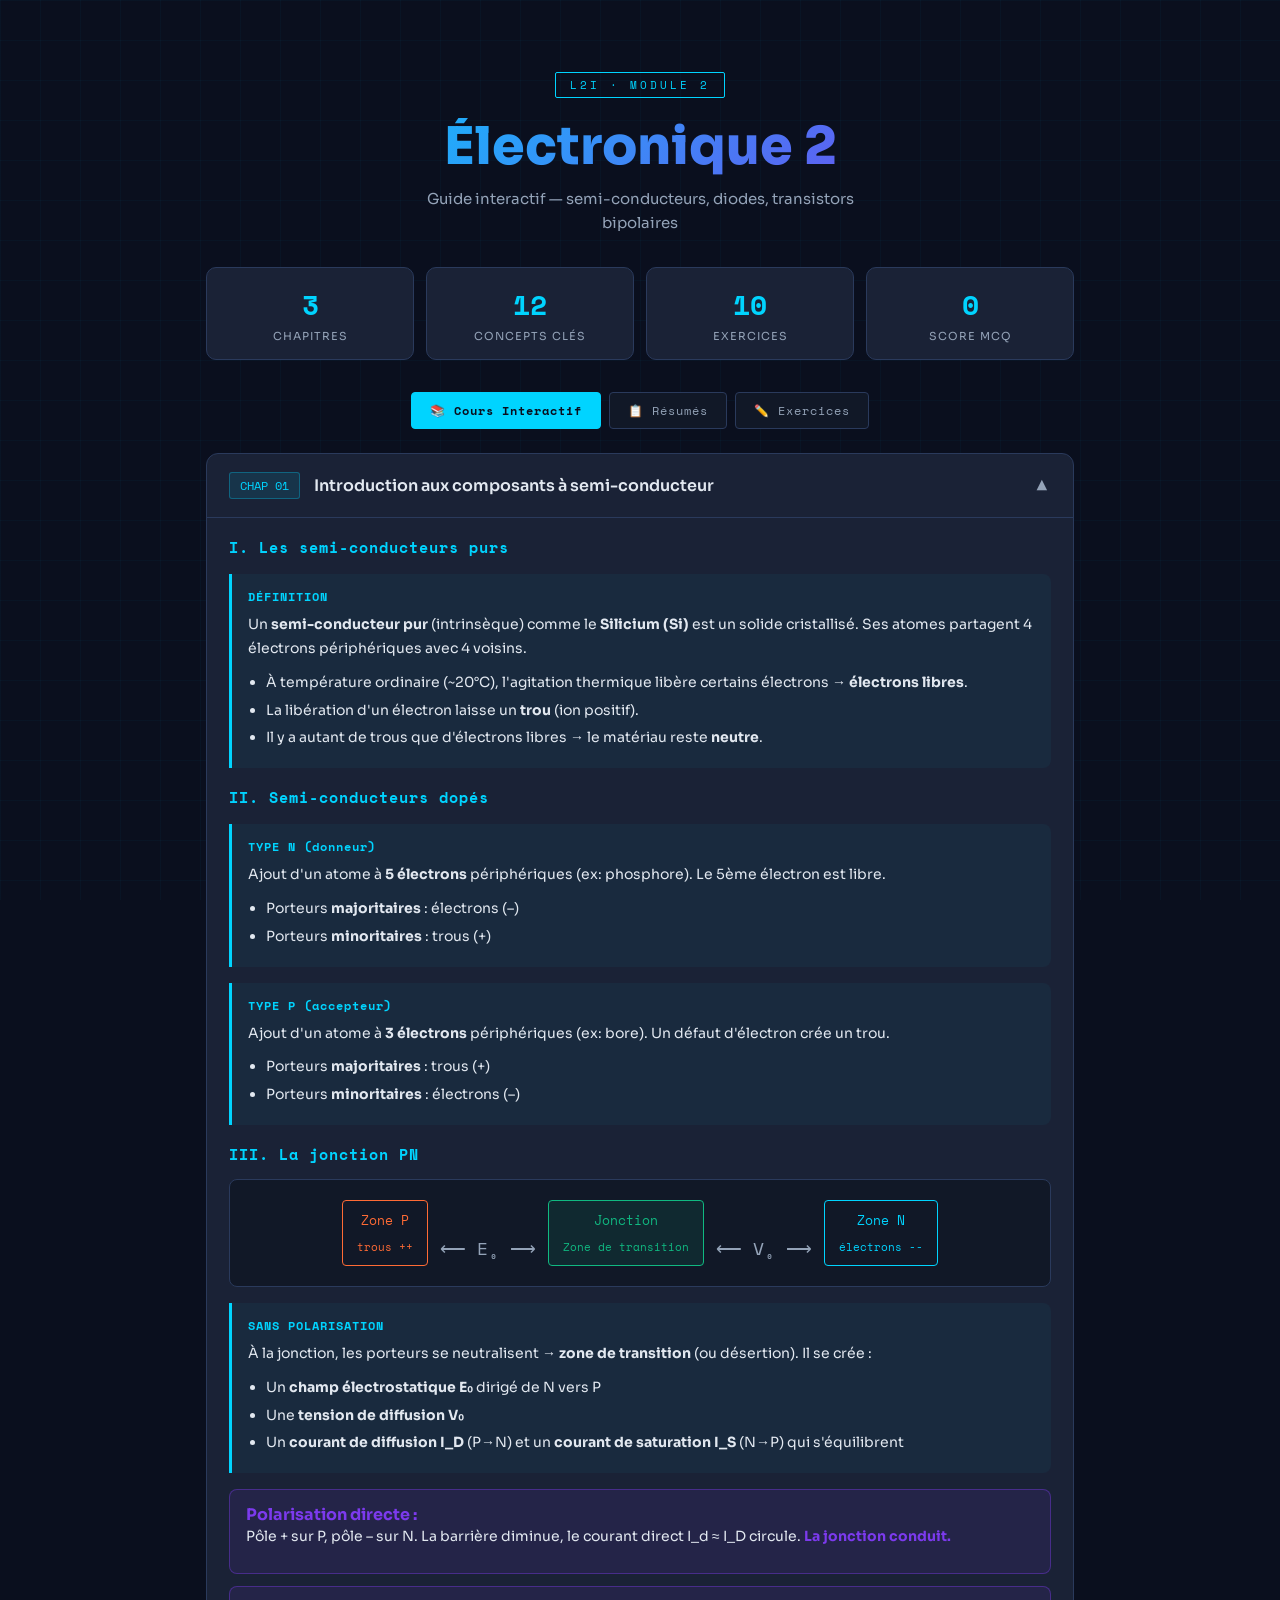
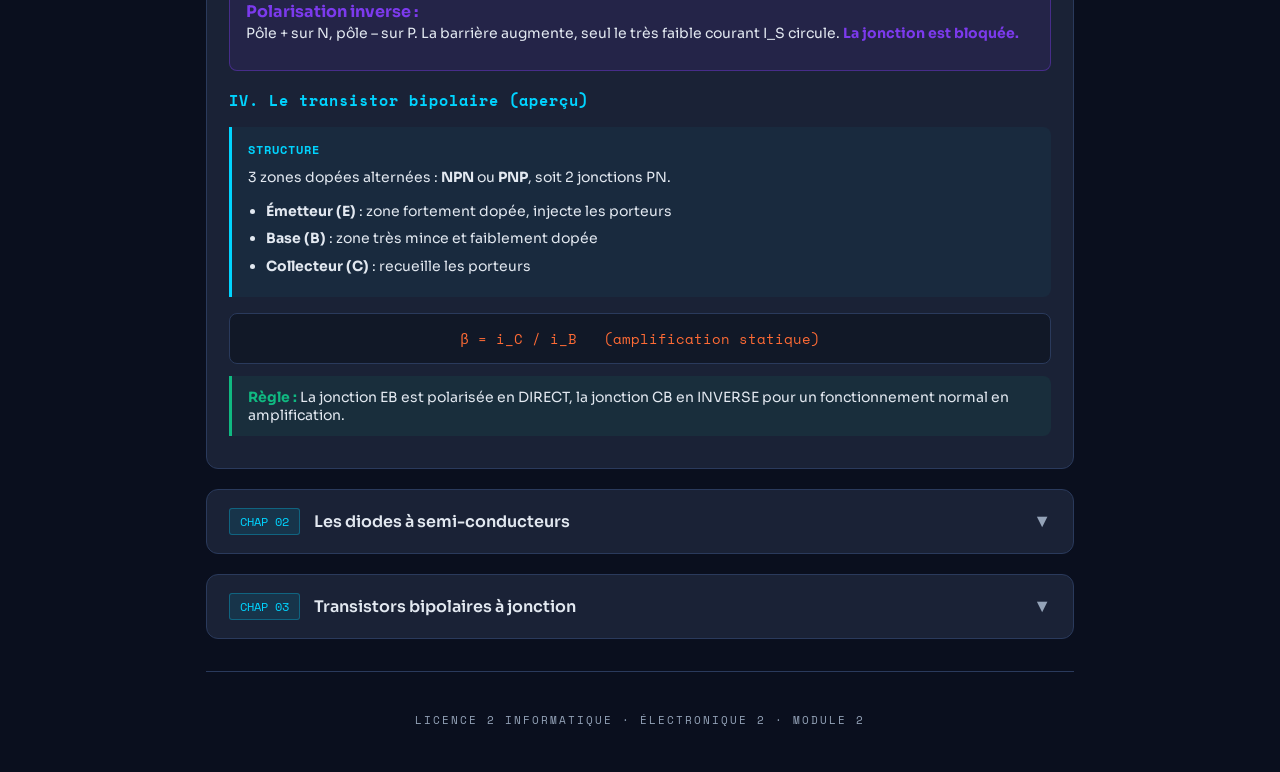
<file: EC02.html>
<!DOCTYPE html>
<html lang="fr">
<head>
<meta charset="UTF-8">
<meta name="viewport" content="width=device-width, initial-scale=1.0">
<title>Électronique 2 – L2</title>
<link rel="stylesheet" href="style.css">
<script src="script.js" defer></script>
</head>
<body>
<div class="container">

  <header>
    <div class="tag">L2I · Module 2</div>
    <h1>Électronique 2</h1>
    <p>Guide interactif — semi-conducteurs, diodes, transistors bipolaires</p>
  </header>

  <div class="stats-row">
    <div class="stat-card"><span class="stat-num">3</span><div class="stat-label">CHAPITRES</div></div>
    <div class="stat-card"><span class="stat-num">12</span><div class="stat-label">CONCEPTS CLÉS</div></div>
    <div class="stat-card"><span class="stat-num">10</span><div class="stat-label">EXERCICES</div></div>
    <div class="stat-card"><span class="stat-num" id="score-display">0</span><div class="stat-label">SCORE MCQ</div></div>
  </div>

  <div class="tabs">
    <button class="tab-btn active" onclick="showSection('cours')">📚 Cours Interactif</button>
    <button class="tab-btn" onclick="showSection('resume')">📋 Résumés</button>
    <button class="tab-btn" onclick="showSection('exercices')">✏️ Exercices</button>
  </div>

  <!-- ===================== COURS ===================== -->
  <div class="section active" id="cours">

    <!-- CHAPITRE 1 -->
    <div class="chapter-card" id="ch1">
      <div class="chapter-header" onclick="toggleChapter('ch1')">
        <span class="chapter-num">CHAP 01</span>
        <span class="chapter-title">Introduction aux composants à semi-conducteur</span>
        <span class="chapter-chevron">▼</span>
      </div>
      <div class="chapter-body">

        <h3>I. Les semi-conducteurs purs</h3>
        <div class="concept">
          <h4>DÉFINITION</h4>
          <p>Un <strong>semi-conducteur pur</strong> (intrinsèque) comme le <strong>Silicium (Si)</strong> est un solide cristallisé. Ses atomes partagent 4 électrons périphériques avec 4 voisins.</p>
          <ul>
            <li>À température ordinaire (~20°C), l'agitation thermique libère certains électrons → <strong>électrons libres</strong>.</li>
            <li>La libération d'un électron laisse un <strong>trou</strong> (ion positif).</li>
            <li>Il y a autant de trous que d'électrons libres → le matériau reste <strong>neutre</strong>.</li>
          </ul>
        </div>

        <h3>II. Semi-conducteurs dopés</h3>
        <div class="concept">
          <h4>TYPE N (donneur)</h4>
          <p>Ajout d'un atome à <strong>5 électrons</strong> périphériques (ex: phosphore). Le 5ème électron est libre.</p>
          <ul>
            <li>Porteurs <strong>majoritaires</strong> : électrons (–)</li>
            <li>Porteurs <strong>minoritaires</strong> : trous (+)</li>
          </ul>
        </div>
        <div class="concept">
          <h4>TYPE P (accepteur)</h4>
          <p>Ajout d'un atome à <strong>3 électrons</strong> périphériques (ex: bore). Un défaut d'électron crée un trou.</p>
          <ul>
            <li>Porteurs <strong>majoritaires</strong> : trous (+)</li>
            <li>Porteurs <strong>minoritaires</strong> : électrons (–)</li>
          </ul>
        </div>

        <h3>III. La jonction PN</h3>
        <div class="schema-visual">
          <span class="node node-p">Zone P<br/><small>trous ++</small></span>
          <span class="arrow">⟵ E₀ ⟶</span>
          <span class="node node-j">Jonction<br/><small>Zone de transition</small></span>
          <span class="arrow">⟵ V₀ ⟶</span>
          <span class="node node-n">Zone N<br/><small>électrons --</small></span>
        </div>
        <div class="concept">
          <h4>SANS POLARISATION</h4>
          <p>À la jonction, les porteurs se neutralisent → <strong>zone de transition</strong> (ou désertion). Il se crée :</p>
          <ul>
            <li>Un <strong>champ électrostatique E₀</strong> dirigé de N vers P</li>
            <li>Une <strong>tension de diffusion V₀</strong></li>
            <li>Un <strong>courant de diffusion I_D</strong> (P→N) et un <strong>courant de saturation I_S</strong> (N→P) qui s'équilibrent</li>
          </ul>
        </div>
        <div class="highlight-box">
          <strong>Polarisation directe :</strong>
          <p>Pôle + sur P, pôle – sur N. La barrière diminue, le courant direct I_d ≈ I_D circule. <strong>La jonction conduit.</strong></p>
        </div>
        <div class="highlight-box">
          <strong>Polarisation inverse :</strong>
          <p>Pôle + sur N, pôle – sur P. La barrière augmente, seul le très faible courant I_S circule. <strong>La jonction est bloquée.</strong></p>
        </div>

        <h3>IV. Le transistor bipolaire (aperçu)</h3>
        <div class="concept">
          <h4>STRUCTURE</h4>
          <p>3 zones dopées alternées : <strong>NPN</strong> ou <strong>PNP</strong>, soit 2 jonctions PN.</p>
          <ul>
            <li><strong>Émetteur (E)</strong> : zone fortement dopée, injecte les porteurs</li>
            <li><strong>Base (B)</strong> : zone très mince et faiblement dopée</li>
            <li><strong>Collecteur (C)</strong> : recueille les porteurs</li>
          </ul>
        </div>
        <div class="formula">β = i_C / i_B &nbsp;&nbsp;(amplification statique)</div>
        <div class="key-rule"><strong>Règle :</strong> La jonction EB est polarisée en DIRECT, la jonction CB en INVERSE pour un fonctionnement normal en amplification.</div>
      </div>
    </div>

    <!-- CHAPITRE 2 -->
    <div class="chapter-card" id="ch2">
      <div class="chapter-header" onclick="toggleChapter('ch2')">
        <span class="chapter-num">CHAP 02</span>
        <span class="chapter-title">Les diodes à semi-conducteurs</span>
        <span class="chapter-chevron">▼</span>
      </div>
      <div class="chapter-body">

        <h3>I. Principe de la diode</h3>
        <div class="concept">
          <h4>DÉFINITION</h4>
          <p>La diode est le composant semi-conducteur le plus simple : une jonction PN avec deux électrodes (anode A côté P, cathode K côté N). Elle <strong>ne laisse passer le courant que dans un seul sens</strong>.</p>
        </div>

        <h3>II. Caractéristiques électriques</h3>
        <div class="concept">
          <h4>ÉQUATION DE SHOCKLEY</h4>
          <p>Le courant dans la diode obéit à :</p>
        </div>
        <div class="formula">I_d = I_f · (e^(qV_d/kT) − 1)</div>
        <div class="concept">
          <h4>PARAMÈTRES CLÉS</h4>
          <ul>
            <li><strong>V₀</strong> (tension de seuil) : ~0,2V pour Ge, ~0,6V pour Si</li>
            <li><strong>V_c</strong> : tension de claquage (inverse max)</li>
            <li><strong>r_d = kT/qI_d</strong> : résistance dynamique (différentielle)</li>
            <li>Coefficient de température : <strong>−2 mV/°C</strong> en direct</li>
          </ul>
        </div>

        <h3>III. Types de diodes</h3>
        <div class="concept">
          <h4>DIODES DE REDRESSEMENT</h4>
          <ul>
            <li>Redressement <strong>simple alternance</strong> : 1 diode, une seule demi-onde passe</li>
            <li>Redressement <strong>double alternance</strong> : pont de Graetz (4 diodes) ou transfo double enroulement</li>
            <li><strong>Filtrage</strong> : condensateur en parallèle avec la charge → tension quasi-continue</li>
          </ul>
        </div>
        <div class="formula">C (simple alt.) = I_max / (F·ΔV) &nbsp;|&nbsp; C (double alt.) = I_max / (2F·ΔV)</div>

        <div class="concept">
          <h4>DIODES ZENER</h4>
          <p>Fonctionnent en polarisation inverse, à la tension de Zener V_z. Utilisées pour la <strong>régulation de tension</strong>.</p>
          <ul>
            <li>Effet Zener : &lt; 5V (coeff. temp. négatif)</li>
            <li>Effet avalanche : &gt; 5V (coeff. temp. positif)</li>
            <li>Autour de 5V : coeff. temp. ≈ 0 (idéal)</li>
          </ul>
        </div>
        <div class="formula">r_d = Rz &nbsp;&nbsp;|&nbsp;&nbsp; Stabilisation amont: ΔV_z/ΔV_c ≈ Rz/(Rz+R)</div>

        <div class="concept">
          <h4>DIODES LED & AUTRES</h4>
          <ul>
            <li><strong>LED</strong> : arseniure de gallium, émission lumineuse en direct, 10–20 mA, V_F = 1,2 à 2V</li>
            <li><strong>Schottky</strong> : jonction métal/semi-conducteur, très rapide, pas de stockage de charges</li>
            <li><strong>Varicap</strong> : capacité variable selon la polarisation inverse</li>
          </ul>
        </div>

        <div class="key-rule"><strong>Rappel redressement double alternance pont :</strong> Alternance positive → D1+D4 conduisent ; alternance négative → D2+D3 conduisent.</div>
      </div>
    </div>

    <!-- CHAPITRE 3 -->
    <div class="chapter-card" id="ch3">
      <div class="chapter-header" onclick="toggleChapter('ch3')">
        <span class="chapter-num">CHAP 03</span>
        <span class="chapter-title">Transistors bipolaires à jonction</span>
        <span class="chapter-chevron">▼</span>
      </div>
      <div class="chapter-body">

        <h3>I. Relations fondamentales</h3>
        <div class="formula">I_C = β·I_B &nbsp;&nbsp;|&nbsp;&nbsp; I_E = (β+1)·I_B &nbsp;&nbsp;|&nbsp;&nbsp; I_B = I_E − I_C</div>
        <div class="concept">
          <h4>GAIN EN COURANT β</h4>
          <ul>
            <li>5–10 : transistors de forte puissance</li>
            <li>30–80 : transistors de moyenne puissance</li>
            <li>100–500 : transistors de signal</li>
          </ul>
        </div>

        <h3>II. Trois montages fondamentaux</h3>
        <div class="schema-visual">
          <div style="display:grid; grid-template-columns:1fr 1fr 1fr; gap:16px; text-align:center;">
            <div style="border:1px solid var(--border); padding:12px; border-radius:8px;">
              <div style="color:var(--accent); font-weight:700; margin-bottom:8px;">ÉMETTEUR COMMUN</div>
              <div style="font-size:12px; color:var(--muted);">Entrée: Base<br>Sortie: Collecteur<br>Commun: Émetteur</div>
              <div style="color:var(--accent2); font-size:11px; margin-top:8px;">Gain élevé<br>Inverseur de phase</div>
            </div>
            <div style="border:1px solid var(--border); padding:12px; border-radius:8px;">
              <div style="color:var(--green); font-weight:700; margin-bottom:8px;">COLLECTEUR COMMUN</div>
              <div style="font-size:12px; color:var(--muted);">Entrée: Base<br>Sortie: Émetteur<br>Commun: Collecteur</div>
              <div style="color:var(--accent2); font-size:11px; margin-top:8px;">Gain ≈ 1<br>Adaptateur d'impédance</div>
            </div>
            <div style="border:1px solid var(--border); padding:12px; border-radius:8px;">
              <div style="color:var(--accent3); font-weight:700; margin-bottom:8px;">BASE COMMUNE</div>
              <div style="font-size:12px; color:var(--muted);">Entrée: Émetteur<br>Sortie: Collecteur<br>Commun: Base</div>
              <div style="color:var(--accent2); font-size:11px; margin-top:8px;">Gain élevé<br>Haute fréquence</div>
            </div>
          </div>
        </div>

        <h3>III. Émetteur commun – Formules clés</h3>
        <div class="formula">A_v = −β·R_c / h₁₁e &nbsp;&nbsp;ou&nbsp;&nbsp; A_v ≈ −38,5 · I_C0 · R_c</div>
        <div class="formula">Z_e = R_p // h₁₁e &nbsp;&nbsp;|&nbsp;&nbsp; Z_s = R_c &nbsp;&nbsp;|&nbsp;&nbsp; h₁₁e ≈ 0,026/I_B0</div>
        <div class="concept">
          <h4>POLARISATION PAR PONT DE BASE (méthode standard)</h4>
          <ul>
            <li>Fixer I_C0 (courant de repos collecteur)</li>
            <li>Fixer V_E0 (1–2V typiquement) → R_E = V_E0/I_C0</li>
            <li>Fixer V_CE0 ≈ (E−V_E0)/2 → R_c = (E−V_E0−V_CE0)/I_C0</li>
            <li>Courant du pont : I_P0 = 10·I_B0 = 10·I_C0/β</li>
            <li>R_b2 = (V_E0+0,7)/I_P0 &nbsp;&nbsp;puis&nbsp;&nbsp; R_b1 = E/I_P0 − R_b2</li>
          </ul>
        </div>

        <h3>IV. Collecteur commun (émetteur suiveur)</h3>
        <div class="formula">A_v = (β+1)R_E / (h₁₁e + (β+1)R_E) ≈ 1</div>
        <div class="concept">
          <h4>CARACTÉRISTIQUES</h4>
          <ul>
            <li>Gain en tension ≈ 1 (légèrement inférieur)</li>
            <li>Impédance d'entrée <strong>élevée</strong> : Z_e ≈ (β+1)R_E // R_p</li>
            <li>Impédance de sortie <strong>faible</strong> : Z_s ≈ (R_g+h₁₁e)/(β+1)</li>
            <li>Usage : <strong>adaptateur d'impédance</strong></li>
          </ul>
        </div>

        <h3>V. Deux règles fondamentales</h3>
        <div class="key-rule"><strong>Règle 1 :</strong> Tout ce qui est vu de la BASE et situé en aval de l'ÉMETTEUR est <strong>multiplié par β</strong>.</div>
        <div class="key-rule"><strong>Règle 2 :</strong> Tout ce qui est vu de l'ÉMETTEUR et situé en amont est <strong>divisé par β</strong>.</div>

        <h3>VI. Haute fréquence – Effet Miller</h3>
        <div class="concept">
          <h4>THÉORÈME DE MILLER</h4>
          <p>Une impédance Z placée entre entrée et sortie d'un amplificateur de gain −A_v est vue de l'entrée comme <strong>Z·(A_v+1)</strong>.</p>
          <p>→ La capacité C_BC (≈ 10pF) entre base et collecteur devient plus d'<strong>1 nF</strong> vue de l'entrée, limitant le fonctionnement en HF.</p>
        </div>
      </div>
    </div>

  </div>
  <!-- ===================== RÉSUMÉS ===================== -->
  <div class="section" id="resume">
    <div class="chapter-card" style="overflow:visible;">
      <div class="chapter-header" style="cursor:default;">
        <span class="chapter-num">RÉSUMÉ</span>
        <span class="chapter-title">Tableau comparatif des 3 montages transistor</span>
      </div>
      <div class="chapter-body" style="display:block;">
        <table class="sum-table">
          <thead>
            <tr>
              <th>PARAMÈTRE</th>
              <th>ÉMETTEUR COMMUN</th>
              <th>COLLECTEUR COMMUN</th>
              <th>BASE COMMUNE</th>
            </tr>
          </thead>
          <tbody>
            <tr>
              <td><strong>Gain A_v</strong></td>
              <td>Élevé (centaines), inverseur</td>
              <td>≈ 1 (légèrement &lt; 1), non-inverseur</td>
              <td>Élevé, non-inverseur</td>
            </tr>
            <tr>
              <td><strong>Z entrée</strong></td>
              <td>Moyenne (quelques kΩ)</td>
              <td>Très élevée (dizaines–centaines kΩ)</td>
              <td>Très faible (quelques dizaines Ω)</td>
            </tr>
            <tr>
              <td><strong>Z sortie</strong></td>
              <td>Assez élevée (= R_c)</td>
              <td>Faible (quelques dizaines Ω)</td>
              <td>Élevée (= R_c)</td>
            </tr>
            <tr>
              <td><strong>Usage principal</strong></td>
              <td>Amplificateur de base</td>
              <td>Adaptateur d'impédance</td>
              <td>Haute fréquence</td>
            </tr>
          </tbody>
        </table>
      </div>
    </div>

    <div class="chapter-card" style="overflow:visible;">
      <div class="chapter-header" style="cursor:default;">
        <span class="chapter-num">RÉSUMÉ</span>
        <span class="chapter-title">Types de diodes et leurs applications</span>
      </div>
      <div class="chapter-body" style="display:block;">
        <table class="sum-table">
          <thead>
            <tr><th>TYPE</th><th>CARACTÉRISTIQUE</th><th>APPLICATION</th></tr>
          </thead>
          <tbody>
            <tr><td>Redressement standard</td><td>V_R : 50–1000V, I_F : 1A–centaines A</td><td>Redressement secteur, alimentation</td></tr>
            <tr><td>Rapide (Schottky)</td><td>Pas de stockage de charges, très rapide</td><td>Circuits logiques rapides, TTL, puissance</td></tr>
            <tr><td>Zener</td><td>Claquage inverse contrôlé, V_z stable</td><td>Régulation de tension, écrêtage</td></tr>
            <tr><td>LED</td><td>Émet lumière en direct, V_F=1,2–2V</td><td>Indicateurs, afficheurs, télécommandes IR</td></tr>
            <tr><td>Varicap</td><td>Capacité variable avec polarisation inverse</td><td>Circuits accordables, oscillateurs</td></tr>
            <tr><td>Avalanche contrôlée</td><td>Supporte l'avalanche sans destruction</td><td>Protection contre surtensions</td></tr>
          </tbody>
        </table>
      </div>
    </div>

    <div class="chapter-card" style="overflow:visible;">
      <div class="chapter-header" style="cursor:default;">
        <span class="chapter-num">RÉSUMÉ</span>
        <span class="chapter-title">Formules essentielles à retenir</span>
      </div>
      <div class="chapter-body" style="display:block;">
        <table class="sum-table">
          <thead><tr><th>FORMULE</th><th>NOM</th><th>CONTEXTE</th></tr></thead>
          <tbody>
            <tr><td style="font-family:var(--mono); color:var(--accent2);">I_d = I_f(e^(qV/kT)−1)</td><td>Équation de Shockley</td><td>Caractéristique de la diode</td></tr>
            <tr><td style="font-family:var(--mono); color:var(--accent2);">r_d = kT/qI_d ≈ 0,026/I_d</td><td>Résistance dynamique</td><td>Diode en petit signal</td></tr>
            <tr><td style="font-family:var(--mono); color:var(--accent2);">C = I_max/(F·ΔV)</td><td>Condensateur de filtrage</td><td>Redressement simple alternance</td></tr>
            <tr><td style="font-family:var(--mono); color:var(--accent2);">β = I_C/I_B</td><td>Gain statique en courant</td><td>Transistor bipolaire</td></tr>
            <tr><td style="font-family:var(--mono); color:var(--accent2);">A_v ≈ −38,5·I_C0·R_c</td><td>Gain émetteur commun</td><td>Petit signal, émetteur commun</td></tr>
            <tr><td style="font-family:var(--mono); color:var(--accent2);">h₁₁e ≈ 0,026/I_B0</td><td>Résistance d'entrée transistor</td><td>Paramètre hybride base-émetteur</td></tr>
          </tbody>
        </table>
      </div>
    </div>
  </div>

  <!-- ===================== EXERCICES ===================== -->
  <div class="section" id="exercices">

    <!-- EX 1 MCQ -->
    <div class="exercise">
      <div class="ex-header">
        <span class="ex-num">EX 01</span>
        <span class="ex-title">Semi-conducteurs – QCM</span>
        <span class="diff-badge diff-easy">FACILE</span>
      </div>
      <div class="ex-body">
        <div class="ex-question"><p><strong>Q1.</strong> Dans un semi-conducteur de type N, les porteurs majoritaires sont :</p></div>
        <div class="mcq-options" id="q1">
          <div class="mcq-opt" onclick="answerMCQ('q1','a','b')"><span class="opt-letter">A</span> Les trous (+)</div>
          <div class="mcq-opt" onclick="answerMCQ('q1','b','b')"><span class="opt-letter">B</span> Les électrons libres (–)</div>
          <div class="mcq-opt" onclick="answerMCQ('q1','c','b')"><span class="opt-letter">C</span> Les ions fixes</div>
          <div class="mcq-opt" onclick="answerMCQ('q1','d','b')"><span class="opt-letter">D</span> Les photons</div>
        </div>

        <div class="ex-question" style="margin-top:20px;"><p><strong>Q2.</strong> La jonction PN polarisée en sens inverse est :</p></div>
        <div class="mcq-options" id="q2">
          <div class="mcq-opt" onclick="answerMCQ('q2','a','a')"><span class="opt-letter">A</span> Bloquée (seul I_S très faible circule)</div>
          <div class="mcq-opt" onclick="answerMCQ('q2','b','a')"><span class="opt-letter">B</span> Conductrice</div>
          <div class="mcq-opt" onclick="answerMCQ('q2','c','a')"><span class="opt-letter">C</span> Neutre, aucun courant</div>
          <div class="mcq-opt" onclick="answerMCQ('q2','d','a')"><span class="opt-letter">D</span> En court-circuit</div>
        </div>

        <div class="ex-question" style="margin-top:20px;"><p><strong>Q3.</strong> La tension de seuil du silicium est approximativement :</p></div>
        <div class="mcq-options" id="q3">
          <div class="mcq-opt" onclick="answerMCQ('q3','a','b')"><span class="opt-letter">A</span> 0,2 V</div>
          <div class="mcq-opt" onclick="answerMCQ('q3','b','b')"><span class="opt-letter">B</span> 0,6 – 0,7 V</div>
          <div class="mcq-opt" onclick="answerMCQ('q3','c','b')"><span class="opt-letter">C</span> 1,4 V</div>
          <div class="mcq-opt" onclick="answerMCQ('q3','d','b')"><span class="opt-letter">D</span> 5 V</div>
        </div>
      </div>
    </div>

    <!-- EX 2 Calcul diode -->
    <div class="exercise">
      <div class="ex-header">
        <span class="ex-num">EX 02</span>
        <span class="ex-title">Calcul de résistance dynamique d'une diode</span>
        <span class="diff-badge diff-easy">FACILE</span>
      </div>
      <div class="ex-body">
        <div class="ex-question">
          <p>Une diode au silicium est polarisée en direct avec un courant I_d = 20 mA à la température ambiante (T = 300 K).</p>
          <ol>
            <li>Calculer la résistance dynamique r_d de cette diode.</li>
            <li>Si la température monte à 60°C, que devient la tension directe V_d (sachant V_d0 = 0,65 V à 25°C) ?</li>
          </ol>
        </div>
        <button class="reveal-btn" onclick="toggleAnswer('ans2')">▶ Voir la solution</button>
        <div class="answer-box" id="ans2">
          <strong>1. Résistance dynamique :</strong><br>
          r_d = kT/qI_d ≈ 0,026 / I_d = 0,026 / 0,020 = <strong>1,3 Ω</strong><br><br>
          <strong>2. Effet de la température :</strong><br>
          Coefficient de température = −2 mV/°C<br>
          ΔT = 60 − 25 = 35°C<br>
          ΔV_d = −2 × 35 = −70 mV<br>
          V_d(60°C) = 0,65 − 0,070 = <strong>0,58 V</strong>
        </div>
      </div>
    </div>

    <!-- EX 3 Redressement -->
    <div class="exercise">
      <div class="ex-header">
        <span class="ex-num">EX 03</span>
        <span class="ex-title">Dimensionnement d'un redresseur double alternance</span>
        <span class="diff-badge diff-medium">MOYEN</span>
      </div>
      <div class="ex-body">
        <div class="ex-question">
          <p>On veut alimenter une charge avec : V_continu = 12 V, I_max = 500 mA, ondulation max ΔV = 1 V. Le secteur est à 50 Hz.</p>
          <ol>
            <li>Quel montage de redressement choisir ? Pourquoi ?</li>
            <li>Calculer la valeur du condensateur de filtrage C.</li>
            <li>Quelle tension crête V_R minimum doivent supporter les diodes ?</li>
            <li>Quelle tension secondaire de transformateur faut-il choisir (valeur efficace) ?</li>
          </ol>
        </div>
        <button class="reveal-btn" onclick="toggleAnswer('ans3')">▶ Voir la solution</button>
        <div class="answer-box" id="ans3">
          <strong>1. Montage :</strong> Pont de Graetz (double alternance), car le condensateur sera 2× plus petit qu'en simple alternance, et on n'a pas besoin d'un transfo à double enroulement.<br><br>
          <strong>2. Condensateur :</strong><br>
          C = I_max / (2 × F × ΔV) = 0,5 / (2 × 50 × 1) = <strong>5 000 µF</strong> (prendre 4 700 µF ou 6 800 µF en série E6)<br><br>
          <strong>3. Tension inverse diodes :</strong><br>
          En pont de Graetz : V_R ≥ tension crête du secondaire ≈ 12 + 2×0,7 ≈ 13,4 V crête<br>
          Choisir des diodes avec V_R ≥ <strong>25 V minimum</strong> (marge de sécurité).<br><br>
          <strong>4. Tension secondaire efficace :</strong><br>
          V_crête_secondaire = V_continu + 2×V_F + ΔV/2 = 12 + 1,4 + 0,5 = 13,9 V crête<br>
          V_efficace = 13,9 / √2 ≈ <strong>9,8 V eff</strong> → choisir transfo <strong>12 V eff</strong> (valeur standard)
        </div>
      </div>
    </div>

    <!-- EX 4 Zener -->
    <div class="exercise">
      <div class="ex-header">
        <span class="ex-num">EX 04</span>
        <span class="ex-title">Régulateur à diode Zener</span>
        <span class="diff-badge diff-medium">MOYEN</span>
      </div>
      <div class="ex-body">
        <div class="ex-question">
          <p>On dispose d'une diode Zener BZX55C5V1 : V_z = 5,1 V, I_zm = 70 mA, r_z = 15 Ω. La tension d'alimentation est V_c = 12 V ± 10%, la charge R_u varie de 200 Ω à ∞.</p>
          <ol>
            <li>Calculer la résistance de polarisation R pour que la zener soit toujours en régulation (I_z &gt; 0 dans tous les cas).</li>
            <li>Vérifier que I_zm n'est pas dépassé.</li>
            <li>Calculer le coefficient de stabilisation amont ΔV_z/ΔV_c.</li>
          </ol>
        </div>
        <button class="reveal-btn" onclick="toggleAnswer('ans4')">▶ Voir la solution</button>
        <div class="answer-box" id="ans4">
          <strong>1. Calcul de R :</strong><br>
          Cas critique : V_c min = 10,8 V, R_u = 200 Ω (charge max)<br>
          I_u_max = V_z / R_u = 5,1 / 200 = 25,5 mA<br>
          Pour I_z > 0 : R &lt; (V_c_min − V_z) / I_u_max = (10,8 − 5,1) / 0,0255 = 224 Ω<br>
          On choisit <strong>R = 180 Ω</strong> (valeur E12 inférieure).<br><br>
          <strong>2. Vérification I_zm :</strong><br>
          Cas pire : V_c max = 13,2 V, R_u = ∞ (charge nulle)<br>
          I_z_max = (13,2 − 5,1) / 180 = 8,1/180 ≈ <strong>45 mA &lt; 70 mA ✓</strong><br><br>
          <strong>3. Stabilisation amont :</strong><br>
          ΔV_z/ΔV_c ≈ r_z / (r_z + R) = 15 / (15 + 180) = 15/195 ≈ <strong>0,077 (soit ~7,7%)</strong><br>
          Une variation de 10% de V_c se traduit par ~0,77% de variation sur V_z.
        </div>
      </div>
    </div>

    <!-- EX 5 Transistor MCQ -->
    <div class="exercise">
      <div class="ex-header">
        <span class="ex-num">EX 05</span>
        <span class="ex-title">Transistor bipolaire – QCM</span>
        <span class="diff-badge diff-easy">FACILE</span>
      </div>
      <div class="ex-body">
        <div class="ex-question"><p><strong>Q4.</strong> Dans un transistor NPN en fonctionnement normal, quelle jonction est polarisée en DIRECT ?</p></div>
        <div class="mcq-options" id="q4">
          <div class="mcq-opt" onclick="answerMCQ('q4','a','b')"><span class="opt-letter">A</span> Jonction collecteur-base (CB)</div>
          <div class="mcq-opt" onclick="answerMCQ('q4','b','b')"><span class="opt-letter">B</span> Jonction base-émetteur (BE)</div>
          <div class="mcq-opt" onclick="answerMCQ('q4','c','b')"><span class="opt-letter">C</span> Les deux jonctions en direct</div>
          <div class="mcq-opt" onclick="answerMCQ('q4','d','b')"><span class="opt-letter">D</span> Aucune jonction n'est polarisée</div>
        </div>

        <div class="ex-question" style="margin-top:20px;"><p><strong>Q5.</strong> Un transistor a β = 100. Si I_B = 50 µA, quel est I_C ?</p></div>
        <div class="mcq-options" id="q5">
          <div class="mcq-opt" onclick="answerMCQ('q5','a','c')"><span class="opt-letter">A</span> 500 µA</div>
          <div class="mcq-opt" onclick="answerMCQ('q5','b','c')"><span class="opt-letter">B</span> 50 mA</div>
          <div class="mcq-opt" onclick="answerMCQ('q5','c','c')"><span class="opt-letter">C</span> 5 mA</div>
          <div class="mcq-opt" onclick="answerMCQ('q5','d','c')"><span class="opt-letter">D</span> 0,5 A</div>
        </div>

        <div class="ex-question" style="margin-top:20px;"><p><strong>Q6.</strong> Le montage collecteur commun (émetteur suiveur) est utilisé principalement pour :</p></div>
        <div class="mcq-options" id="q6">
          <div class="mcq-opt" onclick="answerMCQ('q6','a','b')"><span class="opt-letter">A</span> Amplifier fortement la tension</div>
          <div class="mcq-opt" onclick="answerMCQ('q6','b','b')"><span class="opt-letter">B</span> Adapter les impédances (Z_e élevée, Z_s faible)</div>
          <div class="mcq-opt" onclick="answerMCQ('q6','c','b')"><span class="opt-letter">C</span> Fonctionner uniquement en haute fréquence</div>
          <div class="mcq-opt" onclick="answerMCQ('q6','d','b')"><span class="opt-letter">D</span> Inverser le signal</div>
        </div>
      </div>
    </div>

    <!-- EX 6 Polarisation transistor -->
    <div class="exercise">
      <div class="ex-header">
        <span class="ex-num">EX 06</span>
        <span class="ex-title">Polarisation par pont de base – Calcul complet</span>
        <span class="diff-badge diff-hard">AVANCÉ</span>
      </div>
      <div class="ex-body">
        <div class="ex-question">
          <p>Données : E = 12 V, β = 100, I_C0 = 2 mA, V_CE0 = 5 V, V_E0 = 2 V.</p>
          <ol>
            <li>Calculer R_E, R_c, R_b2, R_b1.</li>
            <li>Calculer h₁₁e et le gain en tension A_v à vide (émetteur commun, R_c connecté).</li>
            <li>Calculer l'impédance d'entrée Z_e (R_p = R_b1 // R_b2).</li>
          </ol>
        </div>
        <button class="reveal-btn" onclick="toggleAnswer('ans6')">▶ Voir la solution</button>
        <div class="answer-box" id="ans6">
          <strong>1. Éléments de polarisation :</strong><br>
          R_E = V_E0/I_C0 = 2/0,002 = <strong>1 kΩ</strong><br>
          R_c = (E − V_E0 − V_CE0)/I_C0 = (12−2−5)/0,002 = 5/0,002 = <strong>2,5 kΩ</strong><br>
          I_B0 = I_C0/β = 2mA/100 = <strong>20 µA</strong><br>
          I_P0 = 10 × I_B0 = <strong>200 µA</strong><br>
          R_b2 = (V_E0+0,7)/I_P0 = 2,7/0,0002 = <strong>13,5 kΩ</strong><br>
          R_b1 = E/I_P0 − R_b2 = 60 000 − 13 500 = <strong>46,5 kΩ</strong><br><br>
          <strong>2. Gain en tension :</strong><br>
          h₁₁e ≈ 0,026/I_B0 = 0,026/20×10⁻⁶ = <strong>1 300 Ω = 1,3 kΩ</strong><br>
          A_v = −β×R_c/h₁₁e = −100×2 500/1 300 ≈ <strong>−192</strong><br>
          (ou A_v ≈ −38,5×I_C0×R_c = −38,5×0,002×2 500 = −192,5 ✓)<br><br>
          <strong>3. Impédance d'entrée :</strong><br>
          R_p = R_b1 // R_b2 = 46 500 // 13 500 ≈ 10,4 kΩ<br>
          Z_e = R_p // h₁₁e = 10 400 // 1 300 ≈ <strong>1,15 kΩ</strong>
        </div>
      </div>
    </div>

    <!-- EX 7 Analyse -->
    <div class="exercise">
      <div class="ex-header">
        <span class="ex-num">EX 07</span>
        <span class="ex-title">Analyse et comparaison des montages</span>
        <span class="diff-badge diff-medium">MOYEN</span>
      </div>
      <div class="ex-body">
        <div class="ex-question">
          <p>Un capteur de pression délivre un signal de 10 mV avec une impédance de source de 100 kΩ. On veut amplifier ce signal avec un gain global de ×50. Deux étages sont disponibles :</p>
          <ul style="padding-left:20px; margin:10px 0;">
            <li><strong>Étage A</strong> : émetteur commun, A_v = −200, Z_e = 1,2 kΩ, Z_s = 3 kΩ</li>
            <li><strong>Étage B</strong> : collecteur commun, A_v ≈ 1, Z_e = 80 kΩ, Z_s = 200 Ω</li>
          </ul>
          <ol>
            <li>Pourquoi brancher le capteur directement sur l'étage A serait-il problématique ?</li>
            <li>Proposer une architecture avec les deux étages pour résoudre ce problème.</li>
            <li>Calculer le gain global de l'architecture proposée (tenir compte de l'effet de charge).</li>
          </ol>
        </div>
        <button class="reveal-btn" onclick="toggleAnswer('ans7')">▶ Voir la solution</button>
        <div class="answer-box" id="ans7">
          <strong>1. Problème du branchement direct :</strong><br>
          Le capteur (R_source = 100 kΩ) et l'étage A (Z_e = 1,2 kΩ) forment un diviseur de tension. Le signal reçu serait :<br>
          V_e_réel = 10 mV × 1,2/(100+1,2) ≈ <strong>0,12 mV seulement</strong> (perte de 99% du signal !)<br><br>
          <strong>2. Architecture proposée :</strong><br>
          Capteur → <strong>Étage B (CC)</strong> → <strong>Étage A (EC)</strong> → Sortie<br>
          L'étage B, avec sa Z_e élevée (80 kΩ), perturbe peu le capteur. Sa Z_s faible (200 Ω) attaque bien l'étage A.<br><br>
          <strong>3. Gain global :</strong><br>
          Capteur→B : V_e_B = 10 mV × 80/(100+80) = 10 × 0,44 = <strong>4,4 mV</strong><br>
          Étage B (A_v ≈ 1) : V_s_B ≈ 4,4 mV<br>
          Étage B→A : Z_s_B (200Ω) vs Z_e_A (1,2 kΩ) → V_e_A = 4,4 × 1200/1400 ≈ 3,77 mV<br>
          Étage A (A_v = −200) : V_s = −200 × 3,77 mV ≈ <strong>−754 mV</strong><br>
          Gain global = −754/10 ≈ <strong>−75</strong> (≈ ×75 en valeur absolue, légèrement supérieur à ×50)
        </div>
      </div>
    </div>

  </div>
  <!-- Footer -->
  <div style="text-align:center; padding:40px 0 20px; color:var(--muted); font-family:var(--mono); font-size:11px; letter-spacing:2px; border-top:1px solid var(--border); margin-top:32px;">
   LICENCE 2 INFORMATIQUE · ÉLECTRONIQUE 2 · MODULE 2
  </div>
</div>
</body>
</html>
</file>
<file: style2.css>
:root {
    --bg: #0d0f1a;
    --surface: #13162b;
    --surface2: #1a1f3a;
    --border: #2a3060;
    --accent1: #5b8dee;
    --accent2: #e8a838;
    --accent3: #4ecdc4;
    --accent4: #ff6b6b;
    --text: #e8eaf6;
    --text2: #8892b0;
    --text3: #ccd6f6;
    --success: #57c785;
    --formula-bg: #0a0c1a;
  }

  * { margin: 0; padding: 0; box-sizing: border-box; }

  body {
    background: var(--bg);
    color: var(--text);
    font-family: 'Source Serif 4', serif;
    min-height: 100vh;
    overflow-x: hidden;
  }

  /* Stars background */
  body::before {
    content: '';
    position: fixed;
    inset: 0;
    background-image:
      radial-gradient(1px 1px at 10% 20%, rgba(255,255,255,0.3) 0%, transparent 100%),
      radial-gradient(1px 1px at 30% 60%, rgba(255,255,255,0.2) 0%, transparent 100%),
      radial-gradient(1px 1px at 60% 10%, rgba(255,255,255,0.25) 0%, transparent 100%),
      radial-gradient(1px 1px at 80% 40%, rgba(255,255,255,0.15) 0%, transparent 100%),
      radial-gradient(1px 1px at 50% 80%, rgba(255,255,255,0.2) 0%, transparent 100%),
      radial-gradient(1px 1px at 90% 70%, rgba(255,255,255,0.18) 0%, transparent 100%),
      radial-gradient(1.5px 1.5px at 20% 90%, rgba(255,255,255,0.15) 0%, transparent 100%),
      radial-gradient(1px 1px at 70% 55%, rgba(255,255,255,0.22) 0%, transparent 100%);
    pointer-events: none;
    z-index: 0;
  }

  /* Header */
  header {
    position: relative;
    z-index: 10;
    padding: 40px 30px 30px;
    background: linear-gradient(180deg, rgba(13,15,26,0.98) 0%, transparent 100%);
    text-align: center;
    border-bottom: 1px solid var(--border);
  }

  .header-badge {
    display: inline-block;
    background: rgba(91,141,238,0.15);
    border: 1px solid rgba(91,141,238,0.3);
    color: var(--accent1);
    font-family: 'JetBrains Mono', monospace;
    font-size: 11px;
    letter-spacing: 3px;
    padding: 6px 16px;
    border-radius: 20px;
    margin-bottom: 16px;
    text-transform: uppercase;
  }

  header h1 {
    font-family: 'Playfair Display', serif;
    font-size: clamp(28px, 5vw, 52px);
    font-weight: 900;
    background: linear-gradient(135deg, #e8eaf6 0%, var(--accent1) 50%, var(--accent3) 100%);
    -webkit-background-clip: text;
    -webkit-text-fill-color: transparent;
    background-clip: text;
    line-height: 1.1;
    margin-bottom: 10px;
  }

  header p {
    color: var(--text2);
    font-size: 15px;
    font-style: italic;
    margin-bottom: 28px;
  }

  /* Chapter navigation */
  .chapter-nav {
    display: flex;
    justify-content: center;
    gap: 8px;
    flex-wrap: wrap;
    padding: 0 20px;
  }

  .chapter-btn {
    background: var(--surface);
    border: 1px solid var(--border);
    color: var(--text2);
    padding: 10px 20px;
    border-radius: 8px;
    cursor: pointer;
    font-family: 'Source Serif 4', serif;
    font-size: 13px;
    transition: all 0.25s;
    position: relative;
    overflow: hidden;
  }

  .chapter-btn::before {
    content: '';
    position: absolute;
    inset: 0;
    background: linear-gradient(135deg, var(--accent1), var(--accent3));
    opacity: 0;
    transition: opacity 0.25s;
  }

  .chapter-btn span { position: relative; z-index: 1; }

  .chapter-btn:hover, .chapter-btn.active {
    border-color: var(--accent1);
    color: #fff;
  }
  .chapter-btn:hover::before, .chapter-btn.active::before { opacity: 0.15; }
  .chapter-btn.active { color: var(--accent1); font-weight: 600; }

  /* Main layout */
  .app {
    position: relative;
    z-index: 5;
    max-width: 1100px;
    margin: 0 auto;
    padding: 30px 20px 60px;
  }

  /* Section */
  .section { display: none; animation: fadeIn 0.4s ease; }
  .section.active { display: block; }

  @keyframes fadeIn {
    from { opacity: 0; transform: translateY(12px); }
    to { opacity: 1; transform: translateY(0); }
  }

  /* Section header */
  .section-title {
    display: flex;
    align-items: center;
    gap: 16px;
    margin-bottom: 32px;
    padding-bottom: 16px;
    border-bottom: 1px solid var(--border);
  }

  .section-icon {
    width: 50px; height: 50px;
    border-radius: 12px;
    display: flex; align-items: center; justify-content: center;
    font-size: 24px;
    flex-shrink: 0;
  }

  .section-title h2 {
    font-family: 'Playfair Display', serif;
    font-size: 26px;
    font-weight: 700;
    color: var(--text3);
  }

  .section-title p { color: var(--text2); font-size: 14px; margin-top: 4px; }

  /* Subsection tabs */
  .tabs {
    display: flex;
    gap: 4px;
    margin-bottom: 28px;
    background: var(--surface);
    padding: 4px;
    border-radius: 10px;
    border: 1px solid var(--border);
    flex-wrap: wrap;
  }

  .tab {
    padding: 8px 18px;
    border-radius: 7px;
    border: none;
    background: transparent;
    color: var(--text2);
    cursor: pointer;
    font-family: 'Source Serif 4', serif;
    font-size: 13px;
    transition: all 0.2s;
    flex: 1;
    min-width: 100px;
    text-align: center;
  }

  .tab.active {
    background: var(--surface2);
    color: var(--accent1);
    border: 1px solid rgba(91,141,238,0.3);
    font-weight: 600;
  }

  /* Content cards */
  .card {
    background: var(--surface);
    border: 1px solid var(--border);
    border-radius: 14px;
    padding: 24px;
    margin-bottom: 20px;
    position: relative;
    overflow: hidden;
  }

  .card::before {
    content: '';
    position: absolute;
    top: 0; left: 0;
    width: 3px; height: 100%;
    border-radius: 3px 0 0 3px;
  }

  .card.blue::before { background: var(--accent1); }
  .card.gold::before { background: var(--accent2); }
  .card.teal::before { background: var(--accent3); }
  .card.red::before { background: var(--accent4); }
  .card.green::before { background: var(--success); }

  .card h3 {
    font-family: 'Playfair Display', serif;
    font-size: 18px;
    color: var(--text3);
    margin-bottom: 14px;
    display: flex; align-items: center; gap: 8px;
  }

  .card h3 .tag {
    font-family: 'JetBrains Mono', monospace;
    font-size: 10px;
    padding: 3px 8px;
    border-radius: 4px;
    font-weight: 600;
    letter-spacing: 1px;
  }

  .tag.def { background: rgba(91,141,238,0.2); color: var(--accent1); }
  .tag.thm { background: rgba(232,168,56,0.2); color: var(--accent2); }
  .tag.prop { background: rgba(78,205,196,0.2); color: var(--accent3); }
  .tag.ex { background: rgba(87,199,133,0.2); color: var(--success); }

  .card p { color: var(--text2); line-height: 1.75; font-size: 15px; margin-bottom: 10px; }
  .card p:last-child { margin-bottom: 0; }

  /* Formula box */
  .formula {
    background: var(--formula-bg);
    border: 1px solid rgba(91,141,238,0.25);
    border-radius: 10px;
    padding: 16px 20px;
    margin: 14px 0;
    font-family: 'JetBrains Mono', monospace;
    font-size: 15px;
    color: var(--accent3);
    text-align: center;
    letter-spacing: 0.5px;
    line-height: 1.6;
    position: relative;
  }

  .formula::before {
    content: '∑';
    position: absolute;
    top: 6px; right: 10px;
    font-size: 18px;
    color: rgba(91,141,238,0.2);
  }

  /* Key highlight */
  .highlight {
    background: rgba(232,168,56,0.1);
    border: 1px solid rgba(232,168,56,0.2);
    border-radius: 8px;
    padding: 14px 18px;
    margin: 14px 0;
    color: #f0d080;
    font-size: 14px;
    line-height: 1.6;
  }

  .highlight strong { color: var(--accent2); }

  /* Info boxes */
  .info-grid {
    display: grid;
    grid-template-columns: repeat(auto-fit, minmax(200px, 1fr));
    gap: 14px;
    margin: 16px 0;
  }

  .info-box {
    background: var(--surface2);
    border: 1px solid var(--border);
    border-radius: 10px;
    padding: 16px;
    text-align: center;
  }

  .info-box .label {
    font-family: 'JetBrains Mono', monospace;
    font-size: 11px;
    color: var(--text2);
    text-transform: uppercase;
    letter-spacing: 1.5px;
    margin-bottom: 8px;
  }

  .info-box .value {
    font-family: 'JetBrains Mono', monospace;
    font-size: 20px;
    color: var(--accent1);
    font-weight: 600;
  }

  .info-box .sub {
    font-size: 12px;
    color: var(--text2);
    margin-top: 4px;
  }

  /* Summary table */
  .recap-table {
    width: 100%;
    border-collapse: collapse;
    margin: 16px 0;
    font-size: 14px;
  }

  .recap-table th {
    background: rgba(91,141,238,0.1);
    color: var(--accent1);
    padding: 10px 14px;
    text-align: left;
    font-family: 'JetBrains Mono', monospace;
    font-size: 12px;
    letter-spacing: 1px;
    border-bottom: 1px solid var(--border);
  }

  .recap-table td {
    padding: 10px 14px;
    color: var(--text2);
    border-bottom: 1px solid rgba(42,48,96,0.5);
    line-height: 1.5;
  }

  .recap-table tr:last-child td { border-bottom: none; }
  .recap-table tr:hover td { background: rgba(91,141,238,0.04); color: var(--text3); }

  .mono { font-family: 'JetBrains Mono', monospace; color: var(--accent3); font-size: 13px; }

  /* Exercise section */
  .exercise-card {
    background: var(--surface);
    border: 1px solid var(--border);
    border-radius: 14px;
    margin-bottom: 22px;
    overflow: hidden;
  }

  .exercise-header {
    padding: 16px 22px;
    background: var(--surface2);
    border-bottom: 1px solid var(--border);
    display: flex;
    justify-content: space-between;
    align-items: center;
    cursor: pointer;
    transition: background 0.2s;
  }

  .exercise-header:hover { background: rgba(91,141,238,0.08); }

  .exercise-header h4 {
    font-family: 'Playfair Display', serif;
    font-size: 16px;
    color: var(--text3);
    display: flex; align-items: center; gap: 10px;
  }

  .ex-num {
    background: var(--accent1);
    color: #fff;
    font-family: 'JetBrains Mono', monospace;
    font-size: 11px;
    padding: 2px 8px;
    border-radius: 4px;
    font-weight: 600;
  }

  .difficulty {
    font-size: 12px;
    display: flex; gap: 2px;
  }

  .star { color: var(--accent2); }
  .star.empty { color: var(--border); }

  .exercise-body { padding: 20px 22px; display: none; }
  .exercise-body.open { display: block; animation: fadeIn 0.3s ease; }

  .exercise-q {
    color: var(--text);
    font-size: 15px;
    line-height: 1.7;
    margin-bottom: 16px;
    padding-left: 14px;
    border-left: 2px solid var(--accent1);
  }

  .solution-toggle {
    background: rgba(87,199,133,0.1);
    border: 1px solid rgba(87,199,133,0.25);
    color: var(--success);
    padding: 8px 18px;
    border-radius: 8px;
    cursor: pointer;
    font-family: 'Source Serif 4', serif;
    font-size: 13px;
    margin-top: 12px;
    transition: all 0.2s;
  }

  .solution-toggle:hover {
    background: rgba(87,199,133,0.2);
    border-color: var(--success);
  }

  .solution {
    display: none;
    margin-top: 16px;
    padding: 18px;
    background: rgba(87,199,133,0.05);
    border: 1px solid rgba(87,199,133,0.15);
    border-radius: 10px;
    animation: fadeIn 0.3s ease;
  }

  .solution.open { display: block; }

  .solution h5 {
    color: var(--success);
    font-family: 'JetBrains Mono', monospace;
    font-size: 11px;
    letter-spacing: 2px;
    text-transform: uppercase;
    margin-bottom: 12px;
  }

  .solution p { color: var(--text2); font-size: 14px; line-height: 1.7; margin-bottom: 8px; }
  .solution .formula { font-size: 13px; margin: 10px 0; }

  /* Toggle arrow */
  .toggle-arrow {
    color: var(--text2);
    font-size: 18px;
    transition: transform 0.3s;
    display: inline-block;
  }
  .toggle-arrow.open { transform: rotate(180deg); }

  /* Progress overview */
  .overview-grid {
    display: grid;
    grid-template-columns: repeat(auto-fit, minmax(280px, 1fr));
    gap: 16px;
    margin-bottom: 32px;
  }

  .overview-card {
    background: var(--surface);
    border: 1px solid var(--border);
    border-radius: 14px;
    padding: 22px;
    cursor: pointer;
    transition: all 0.25s;
    position: relative;
    overflow: hidden;
  }

  .overview-card:hover {
    transform: translateY(-3px);
    border-color: var(--accent1);
    box-shadow: 0 12px 40px rgba(91,141,238,0.12);
  }

  .overview-card .num {
    font-family: 'JetBrains Mono', monospace;
    font-size: 11px;
    color: var(--text2);
    text-transform: uppercase;
    letter-spacing: 2px;
    margin-bottom: 10px;
  }

  .overview-card h3 {
    font-family: 'Playfair Display', serif;
    font-size: 20px;
    color: var(--text3);
    margin-bottom: 8px;
    line-height: 1.3;
  }

  .overview-card p { color: var(--text2); font-size: 13px; line-height: 1.5; }

  .overview-card .topics {
    margin-top: 14px;
    display: flex; flex-wrap: wrap; gap: 6px;
  }

  .topic-chip {
    background: rgba(91,141,238,0.1);
    border: 1px solid rgba(91,141,238,0.2);
    color: var(--accent1);
    font-family: 'JetBrains Mono', monospace;
    font-size: 10px;
    padding: 3px 8px;
    border-radius: 4px;
    letter-spacing: 0.5px;
  }

  .overview-card .big-icon {
    position: absolute;
    right: 16px; top: 16px;
    font-size: 40px;
    opacity: 0.12;
  }

  /* Responsive */
  @media (max-width: 600px) {
    .chapter-nav { gap: 6px; }
    .chapter-btn { padding: 8px 12px; font-size: 12px; }
    .tabs { flex-direction: column; }
    .tab { min-width: unset; }
  }

  /* Scrollbar */
  ::-webkit-scrollbar { width: 6px; }
  ::-webkit-scrollbar-track { background: var(--bg); }
  ::-webkit-scrollbar-thumb { background: var(--border); border-radius: 3px; }
  ::-webkit-scrollbar-thumb:hover { background: var(--accent1); }

  ul.concept-list { list-style: none; padding: 0; }
  ul.concept-list li {
    padding: 8px 0 8px 20px;
    border-bottom: 1px solid rgba(42,48,96,0.4);
    color: var(--text2);
    font-size: 14px;
    line-height: 1.6;
    position: relative;
  }
  ul.concept-list li::before {
    content: '→';
    position: absolute; left: 0;
    color: var(--accent1);
    font-family: 'JetBrains Mono', monospace;
  }
  ul.concept-list li:last-child { border-bottom: none; }

  .two-col { display: grid; grid-template-columns: 1fr 1fr; gap: 16px; }
  @media (max-width: 700px) { .two-col { grid-template-columns: 1fr; } }

  .section-spacer { height: 24px; }

  .poisson-table {
    display: grid;
    grid-template-columns: auto auto;
    gap: 2px;
    font-family: 'JetBrains Mono', monospace;
    font-size: 13px;
    margin: 14px 0;
    max-width: 220px;
  }
  .pt-header { color: var(--accent1); font-weight: 600; padding: 6px 12px; background: rgba(91,141,238,0.1); }
  .pt-cell { color: var(--text2); padding: 5px 12px; background: var(--surface2); }
  .pt-cell:hover { background: rgba(91,141,238,0.08); color: var(--text3); }
</file>
<file: style.css>
@import url('https://fonts.googleapis.com/css2?family=Space+Mono:wght@400;700&family=Sora:wght@300;400;600;800&display=swap');

  :root {
    --bg: #0a0f1e;
    --surface: #111827;
    --surface2: #1a1f3a;
    --card: #1a2236;
    --border: #2a3a5c;
    --accent: #00d4ff;
    --accent2: #ff6b35;
    --accent3: #7c3aed;
    --accent4: #ff6b6b;
    --green: #10b981;
    --red: #ef4444;
    --text: #e2e8f0;
    --text2: #8892b0;
    --text3: #ccd6f6;
    --muted: #94a3b8;
    --success: #57c785;
    --formula-bg: #0a0c1a;
    --mono: 'Space Mono', monospace;
    --sans: 'Sora', sans-serif;
  }

  * { box-sizing: border-box; margin: 0; padding: 0; }

  body {
    font-family: var(--sans);
    background: var(--bg);
    color: var(--text);
    min-height: 100vh;
    overflow-x: hidden;
  }

  /* Background grid */
  body::before {
    content: '';
    position: fixed;
    inset: 0;
    background-image:
      linear-gradient(rgba(0,212,255,0.03) 1px, transparent 1px),
      linear-gradient(90deg, rgba(0,212,255,0.03) 1px, transparent 1px);
    background-size: 40px 40px;
    pointer-events: none;
    z-index: 0;
  }

  .container { max-width: 900px; margin: 0 auto; padding: 24px 16px; position: relative; z-index: 1; }

  /* HEADER */
  header {
    text-align: center;
    padding: 48px 0 32px;
    position: relative;
  }
  .tag {
    font-family: var(--mono);
    font-size: 11px;
    letter-spacing: 3px;
    color: var(--accent);
    text-transform: uppercase;
    border: 1px solid var(--accent);
    display: inline-block;
    padding: 4px 14px;
    border-radius: 2px;
    margin-bottom: 20px;
  }
  header h1 {
    font-size: clamp(28px, 6vw, 52px);
    font-weight: 800;
    line-height: 1.1;
    background: linear-gradient(135deg, var(--accent), var(--accent3));
    -webkit-background-clip: text;
    -webkit-text-fill-color: transparent;
    margin-bottom: 12px;
  }
  header p {
    color: var(--muted);
    font-size: 15px;
    max-width: 500px;
    margin: 0 auto;
    line-height: 1.6;
  }

  /* NAV TABS */
  .tabs {
    display: flex;
    gap: 8px;
    flex-wrap: wrap;
    justify-content: center;
    margin: 32px 0 24px;
  }
  .tab-btn {
    font-family: var(--mono);
    font-size: 12px;
    padding: 9px 18px;
    border: 1px solid var(--border);
    background: var(--surface);
    color: var(--muted);
    border-radius: 4px;
    cursor: pointer;
    transition: all 0.2s;
    letter-spacing: 1px;
  }
  .tab-btn:hover { border-color: var(--accent); color: var(--accent); }
  .tab-btn.active {
    background: var(--accent);
    color: var(--bg);
    border-color: var(--accent);
    font-weight: 700;
  }

  /* SECTIONS */
  .section { display: none;animation: fadeIn 0.4s ease;}
  .section.active { display: block; }

  /* CHAPTER CARD */
  .chapter-card {
    background: var(--card);
    border: 1px solid var(--border);
    border-radius: 12px;
    margin-bottom: 20px;
    overflow: hidden;
  }
  .chapter-header {
    display: flex;
    align-items: center;
    gap: 14px;
    padding: 18px 22px;
    cursor: pointer;
    user-select: none;
    transition: background 0.2s;
  }
  .chapter-header:hover { background: rgba(0,212,255,0.05); }
  .chapter-num {
    font-family: var(--mono);
    font-size: 12px;
    color: var(--accent);
    background: rgba(0,212,255,0.1);
    border: 1px solid rgba(0,212,255,0.3);
    padding: 4px 10px;
    border-radius: 3px;
    white-space: nowrap;
  }
  .chapter-title { font-weight: 600; font-size: 16px; flex: 1; }
  .chapter-chevron {
    color: var(--muted);
    transition: transform 0.3s;
    font-size: 18px;
  }
  .chapter-card.open .chapter-chevron { transform: rotate(180deg); }
  .chapter-body {
    display: none;
    padding: 0 22px 22px;
    border-top: 1px solid var(--border);
  }
  .chapter-card.open .chapter-body { display: block; }

  /* CONCEPT BLOCKS */
  .concept {
    background: rgba(0,212,255,0.04);
    border-left: 3px solid var(--accent);
    padding: 14px 16px;
    border-radius: 0 8px 8px 0;
    margin: 16px 0;
  }
  .concept h4 {
    font-family: var(--mono);
    font-size: 12px;
    color: var(--accent);
    letter-spacing: 1px;
    margin-bottom: 8px;
  }
  .concept p, .concept li { font-size: 14px; line-height: 1.7; color: var(--text); }
  .concept ul { padding-left: 18px; }
  .concept li { margin-bottom: 4px; }

  .formula {
    background: var(--surface);
    border: 1px solid var(--border);
    border-radius: 8px;
    padding: 14px 18px;
    margin: 12px 0;
    font-family: var(--mono);
    font-size: 14px;
    color: var(--accent2);
    text-align: center;
  }

  .highlight-box {
    background: rgba(124,58,237,0.1);
    border: 1px solid rgba(124,58,237,0.4);
    border-radius: 8px;
    padding: 14px 16px;
    margin: 12px 0;
  }
  .highlight-box strong { color: var(--accent3); }
  .highlight-box p { font-size: 14px; line-height: 1.7; }

  .key-rule {
    background: rgba(16,185,129,0.08);
    border-left: 3px solid var(--green);
    padding: 12px 16px;
    border-radius: 0 8px 8px 0;
    margin: 10px 0;
    font-size: 14px;
  }
  .key-rule strong { color: var(--green); }

  /* SUMMARY TABLE */
  .sum-table { width: 100%; border-collapse: collapse; margin: 16px 0; font-size: 13px; }
  .sum-table th {
    background: rgba(0,212,255,0.1);
    color: var(--accent);
    font-family: var(--mono);
    font-size: 11px;
    letter-spacing: 1px;
    padding: 10px 12px;
    text-align: left;
    border-bottom: 1px solid var(--border);
  }
  .sum-table td {
    padding: 10px 12px;
    border-bottom: 1px solid rgba(42,58,92,0.5);
    vertical-align: top;
    line-height: 1.5;
  }
  .sum-table tr:hover td { background: rgba(0,212,255,0.03); }

  /* EXERCISES */
  .exercise {
    background: var(--card);
    border: 1px solid var(--border);
    border-radius: 12px;
    margin-bottom: 24px;
    overflow: hidden;
  }
  .ex-header {
    display: flex;
    align-items: center;
    gap: 12px;
    padding: 16px 20px;
    border-bottom: 1px solid var(--border);
  }
  .ex-num {
    font-family: var(--mono);
    font-size: 11px;
    background: var(--accent2);
    color: #000;
    padding: 3px 10px;
    border-radius: 3px;
    font-weight: 700;
  }
  .ex-title { font-weight: 600; font-size: 15px; }
  .diff-badge {
    font-family: var(--mono);
    font-size: 10px;
    padding: 2px 8px;
    border-radius: 20px;
    margin-left: auto;
  }
  .diff-easy { background: rgba(16,185,129,0.15); color: var(--green); border: 1px solid rgba(16,185,129,0.3); }
  .diff-medium { background: rgba(255,107,53,0.15); color: var(--accent2); border: 1px solid rgba(255,107,53,0.3); }
  .diff-hard { background: rgba(239,68,68,0.15); color: var(--red); border: 1px solid rgba(239,68,68,0.3); }

  .ex-body { padding: 20px; }
  .ex-question { font-size: 14px; line-height: 1.8; margin-bottom: 16px; }
  .ex-question ol { padding-left: 20px; }
  .ex-question li { margin-bottom: 8px; }

  /* MCQ */
  .mcq-options { display: flex; flex-direction: column; gap: 8px; margin: 12px 0; }
  .mcq-opt {
    display: flex;
    align-items: center;
    gap: 12px;
    padding: 11px 16px;
    border: 1px solid var(--border);
    border-radius: 8px;
    cursor: pointer;
    font-size: 14px;
    transition: all 0.2s;
    background: var(--surface);
  }
  .mcq-opt:hover { border-color: var(--accent); background: rgba(0,212,255,0.05); }
  .mcq-opt.correct { border-color: var(--green); background: rgba(16,185,129,0.1); color: var(--green); }
  .mcq-opt.wrong { border-color: var(--red); background: rgba(239,68,68,0.1); color: var(--red); }
  .mcq-opt.disabled { pointer-events: none; }
  .opt-letter {
    font-family: var(--mono);
    font-size: 11px;
    width: 24px;
    height: 24px;
    display: flex;
    align-items: center;
    justify-content: center;
    border: 1px solid var(--border);
    border-radius: 4px;
    flex-shrink: 0;
  }

  .reveal-btn {
    font-family: var(--mono);
    font-size: 12px;
    padding: 9px 20px;
    border: 1px solid var(--accent3);
    background: transparent;
    color: var(--accent3);
    border-radius: 6px;
    cursor: pointer;
    transition: all 0.2s;
    letter-spacing: 1px;
    margin-top: 12px;
  }
  .reveal-btn:hover { background: rgba(124,58,237,0.15); }

  .answer-box {
    display: none;
    background: rgba(124,58,237,0.08);
    border: 1px solid rgba(124,58,237,0.3);
    border-radius: 8px;
    padding: 14px 16px;
    margin-top: 12px;
    font-size: 13px;
    line-height: 1.8;
  }
  .answer-box.visible { display: block; }
  .answer-box strong { color: var(--accent3); }

  /* PROGRESS */
  .progress-bar-wrap {
    background: var(--surface);
    border: 1px solid var(--border);
    border-radius: 12px;
    padding: 20px;
    margin-bottom: 24px;
  }
  .progress-label {
    font-family: var(--mono);
    font-size: 11px;
    color: var(--muted);
    letter-spacing: 1px;
    margin-bottom: 10px;
    display: flex;
    justify-content: space-between;
  }
  .progress-track {
    height: 6px;
    background: var(--border);
    border-radius: 3px;
    overflow: hidden;
  }
  .progress-fill {
    height: 100%;
    background: linear-gradient(90deg, var(--accent), var(--accent3));
    border-radius: 3px;
    transition: width 0.5s ease;
  }

  /* SCHEMA VISUAL */
  .schema-visual {
    background: var(--surface);
    border: 1px solid var(--border);
    border-radius: 8px;
    padding: 20px;
    margin: 14px 0;
    text-align: center;
    font-family: var(--mono);
    font-size: 13px;
    line-height: 2;
  }
  .schema-visual .node {
    display: inline-block;
    padding: 6px 14px;
    border: 1px solid;
    border-radius: 4px;
    margin: 0 4px;
  }
  .node-p { border-color: var(--accent2); color: var(--accent2); }
  .node-n { border-color: var(--accent); color: var(--accent); }
  .node-j { border-color: var(--green); color: var(--green); background: rgba(16,185,129,0.1); }
  .arrow { color: var(--muted); font-size: 18px; vertical-align: middle; }

  /* STATS ROW */
  .stats-row {
    display: grid;
    grid-template-columns: repeat(auto-fit, minmax(130px, 1fr));
    gap: 12px;
    margin-bottom: 24px;
  }
  .stat-card {
    background: var(--card);
    border: 1px solid var(--border);
    border-radius: 10px;
    padding: 16px;
    text-align: center;
  }
  .stat-num {
    font-family: var(--mono);
    font-size: 28px;
    font-weight: 700;
    color: var(--accent);
    display: block;
  }
  .stat-label { font-size: 11px; color: var(--muted); margin-top: 4px; letter-spacing: 1px; }

  p { margin-bottom: 10px; }
  h3 { font-size: 15px; color: var(--accent); margin: 18px 0 10px; font-family: var(--mono); letter-spacing: 1px; }
</file>
